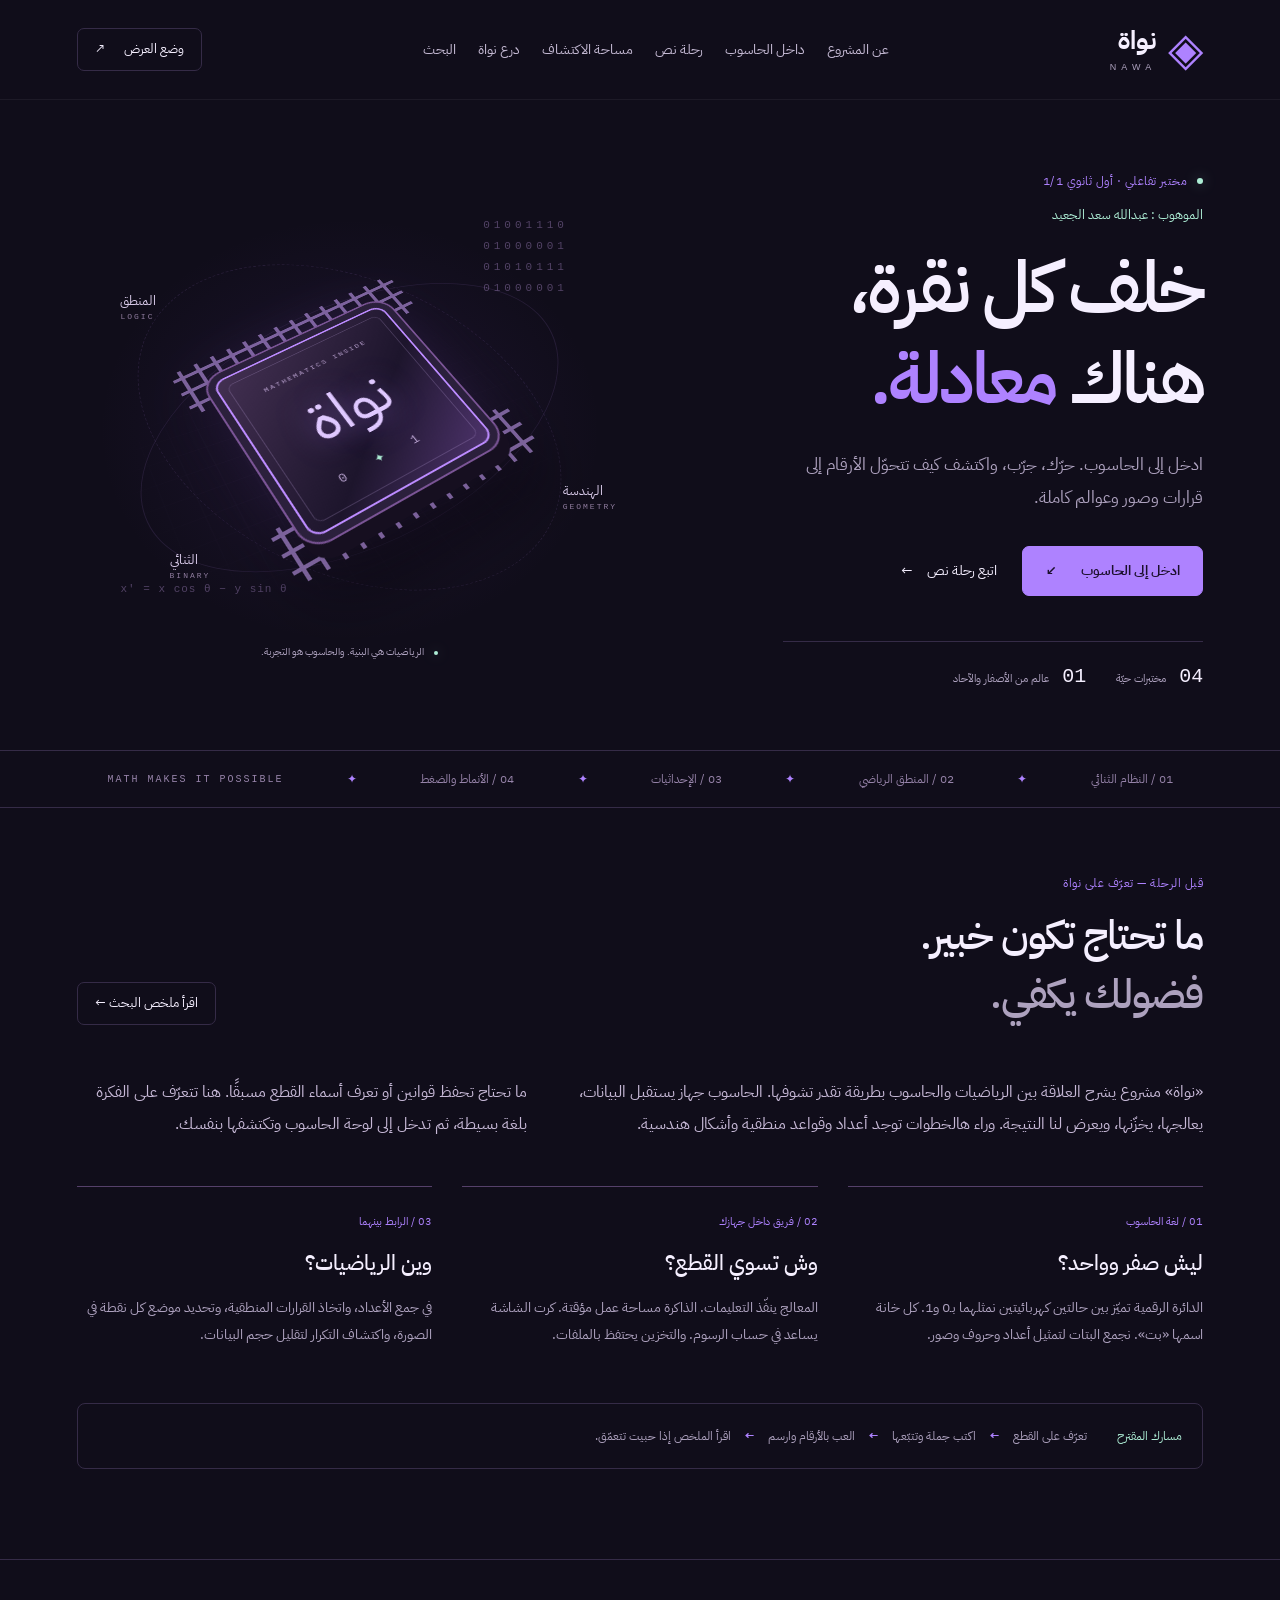
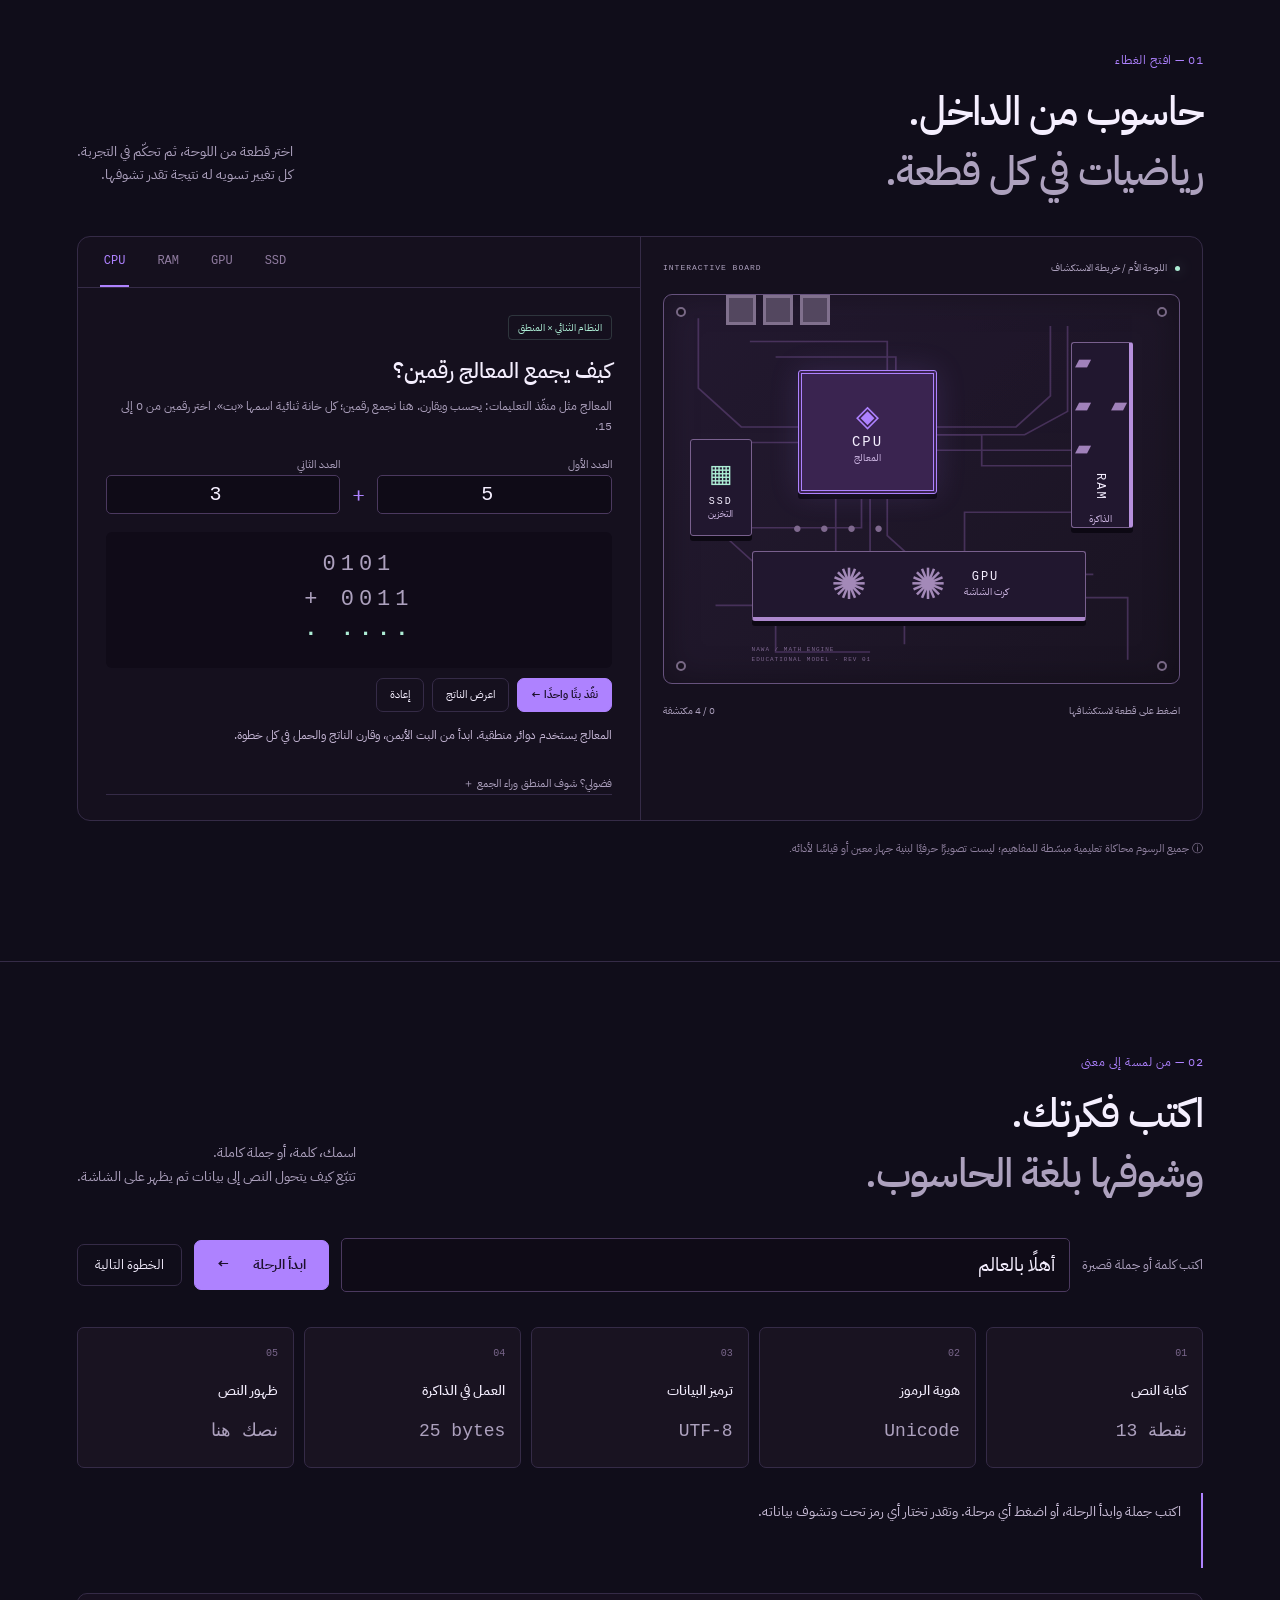
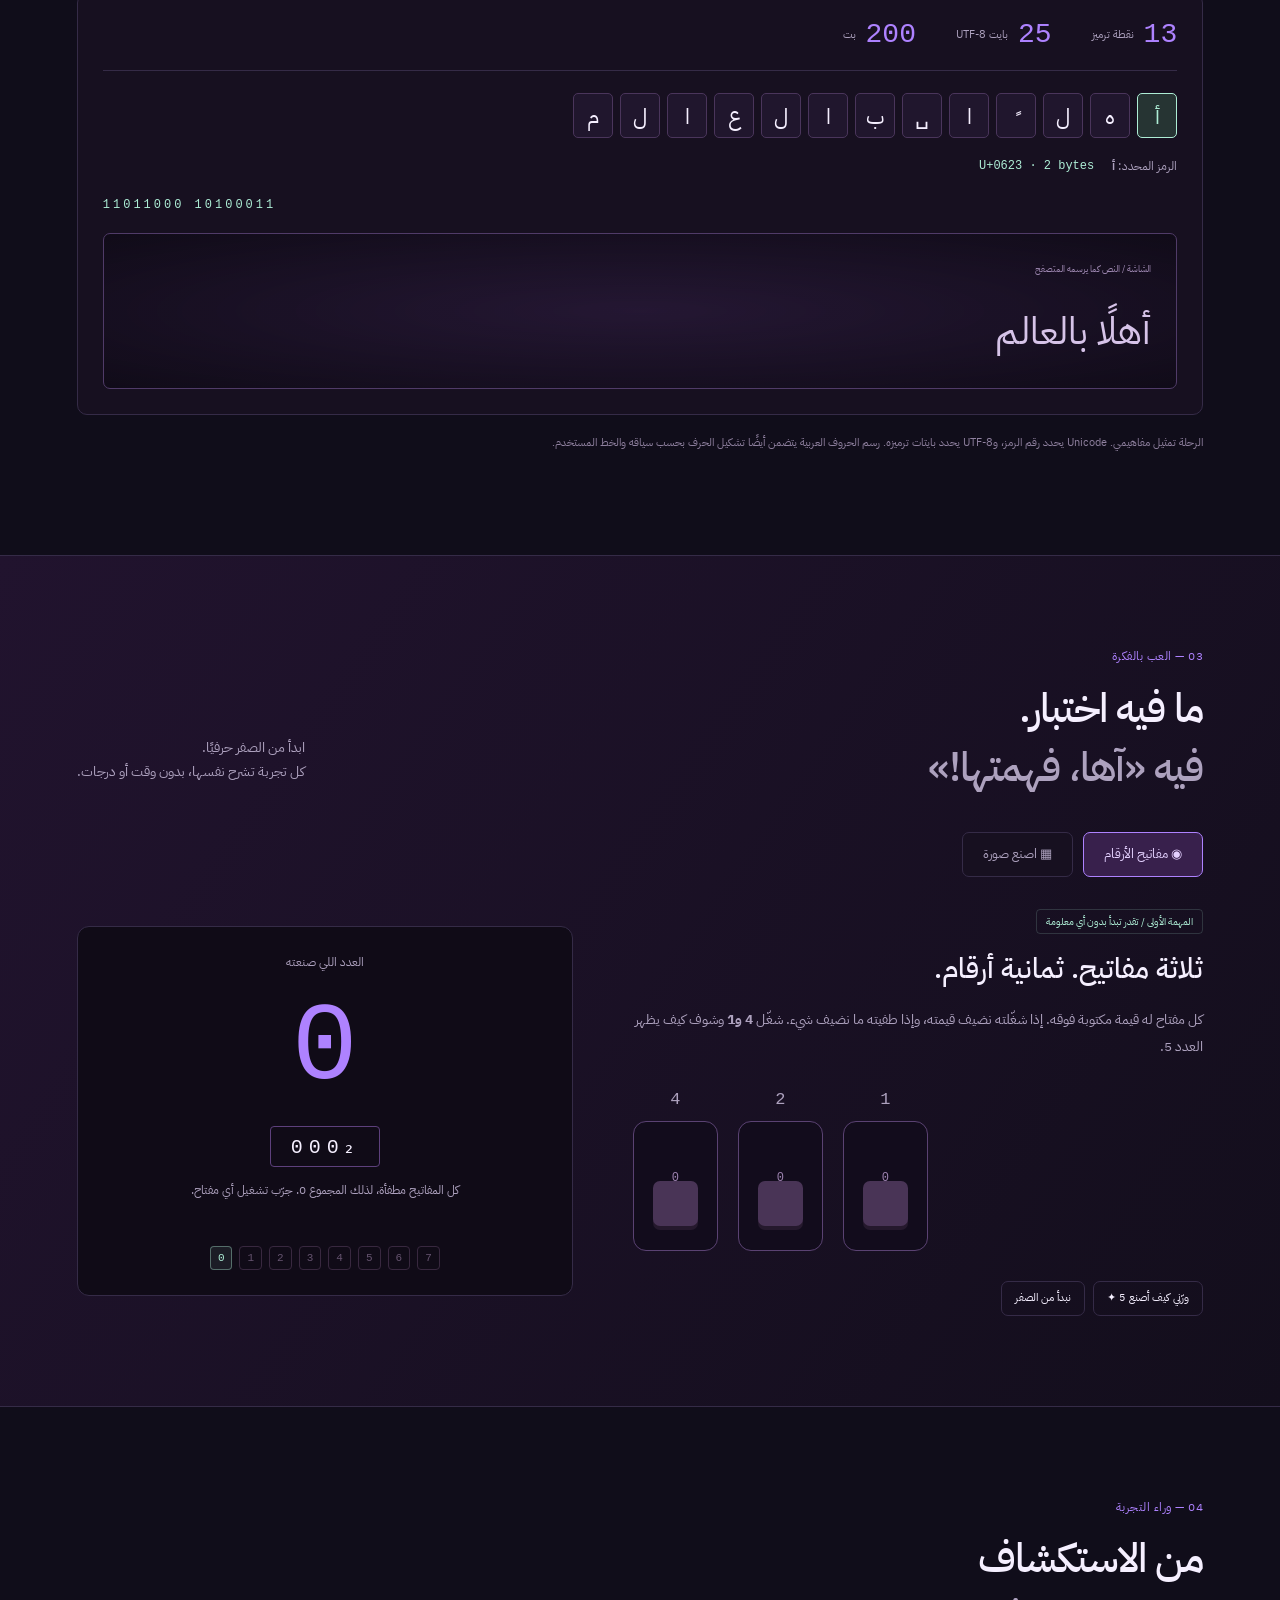
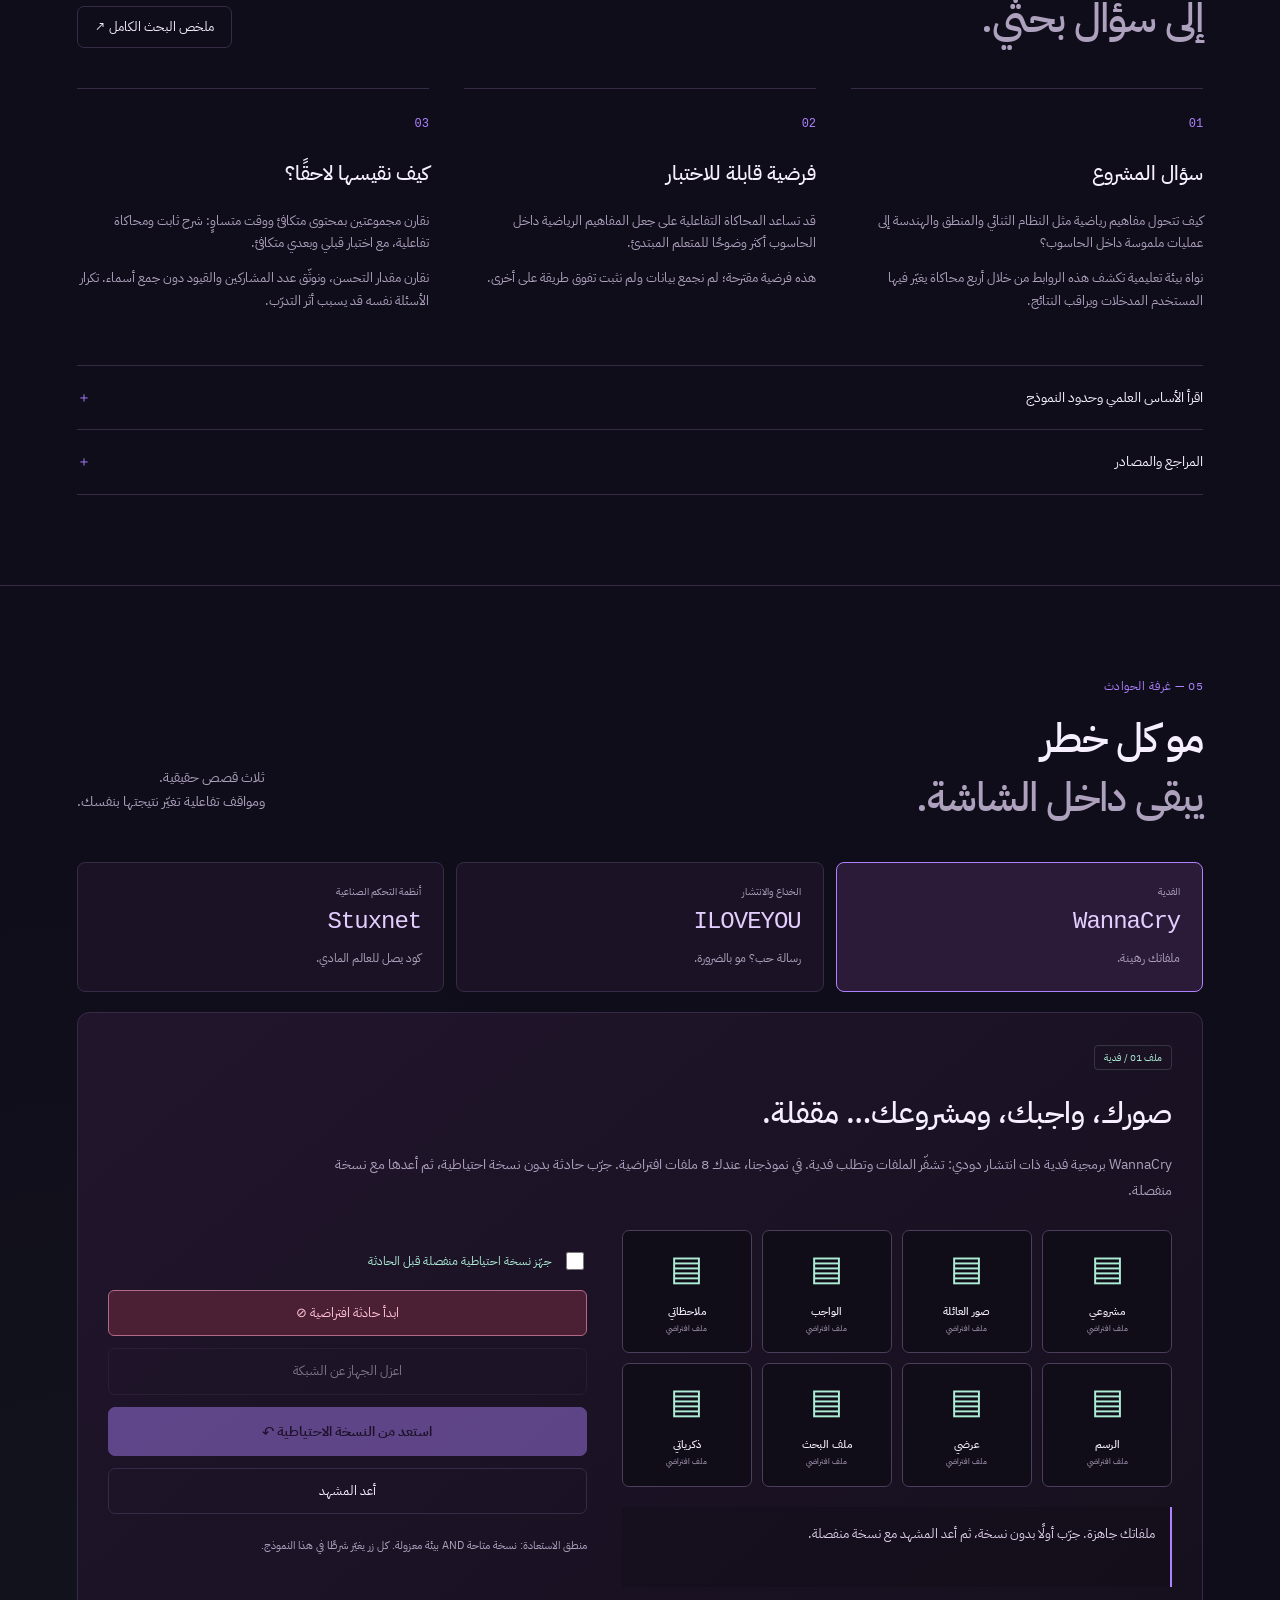
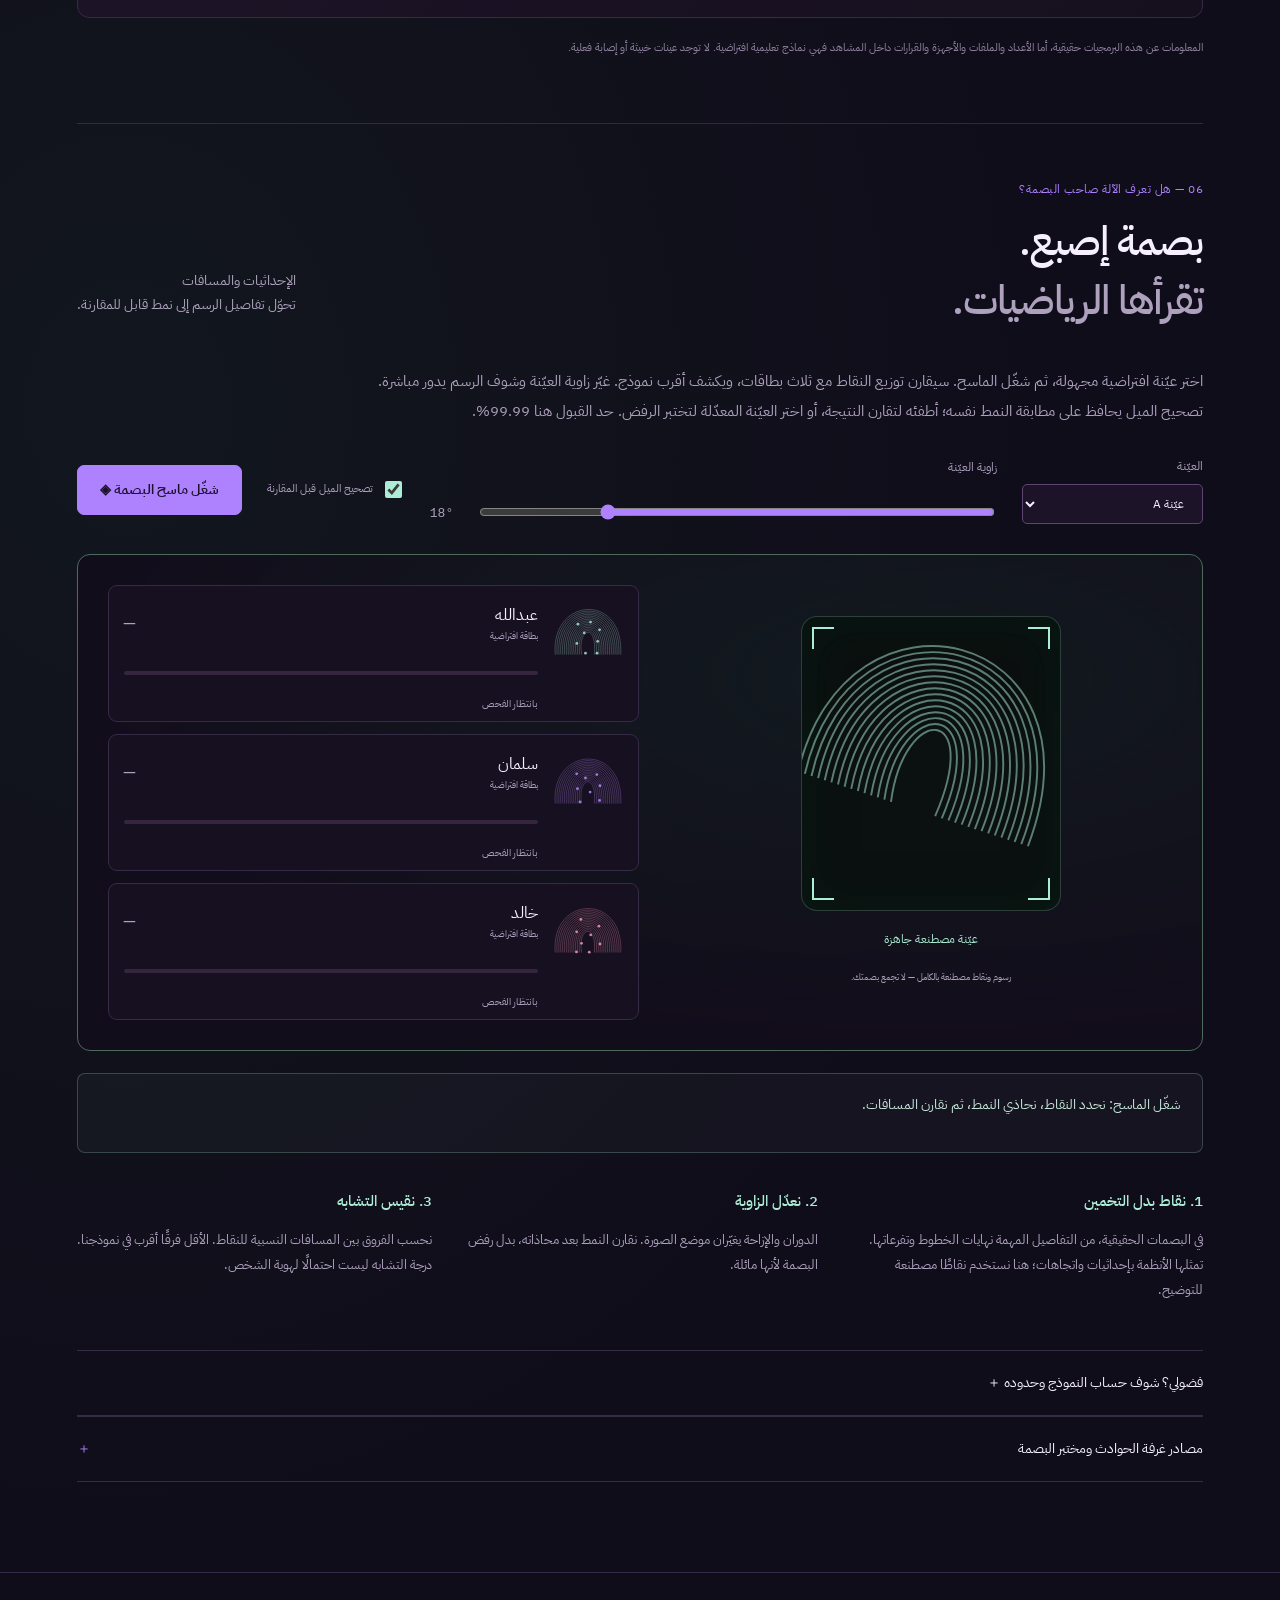
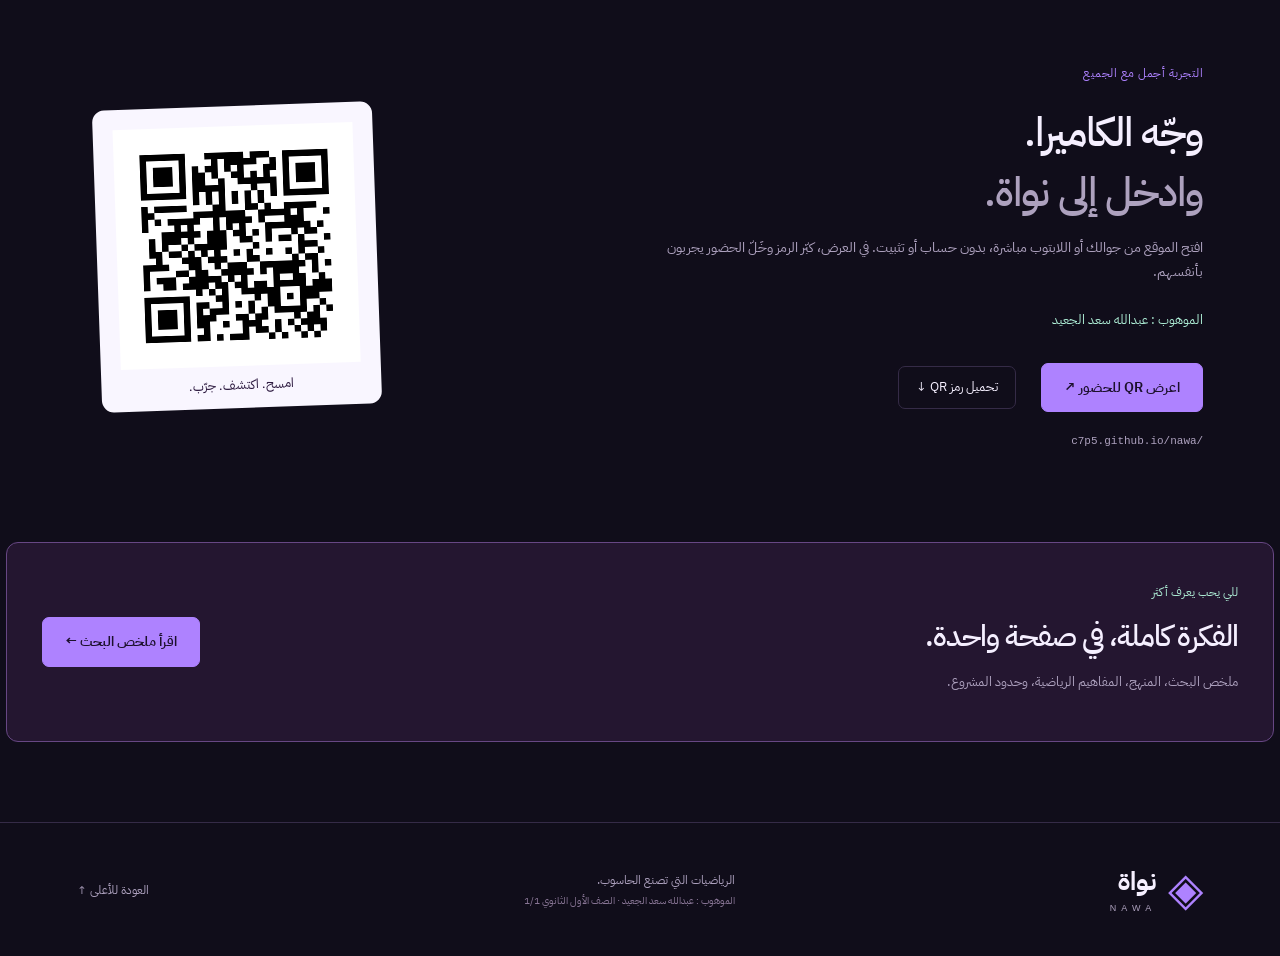
<file: index.html>
<!doctype html>
<html lang="ar" dir="rtl"><head><meta charset="utf-8"><meta name="viewport" content="width=device-width,initial-scale=1"><meta name="theme-color" content="#100d1a"><meta name="description" content="نواة: مختبر تفاعلي يكشف كيف تبني الرياضيات عالم الحاسوب. مشروع أول ثانوي 1/1."><title>نواة | الرياضيات التي تصنع الحاسوب</title><link rel="stylesheet" href="style.css"><link rel="stylesheet" href="experience.css"><link rel="stylesheet" href="cyber.css"><link rel="stylesheet" href="biometric.css"></head>
<body>
<a class="skip" href="#main">انتقل للمحتوى</a>
<header><a class="brand" href="#home"><span class="brand-icon">◈</span><strong>نواة<span>NAWA</span></strong></a><nav aria-label="التنقل الرئيسي"><a href="#about">عن المشروع</a><a href="#explore">داخل الحاسوب</a><a href="#journey">رحلة نص</a><a href="#challenge">مساحة الاكتشاف</a><a href="#cyber">درع نواة</a><a href="#research">البحث</a></nav><button class="quiet" id="present">وضع العرض <span>↗</span></button></header>
<main id="main">
<section class="hero" id="home"><div class="hero-copy"><div class="eyebrow"><i></i> مختبر تفاعلي · أول ثانوي 1/1</div><p class="creator">الموهوب : عبدالله سعد الجعيد</p><h1>خلف كل نقرة،<br>هناك <em>معادلة.</em></h1><p>ادخل إلى الحاسوب. حرّك، جرّب، واكتشف كيف تتحوّل الأرقام إلى قرارات وصور وعوالم كاملة.</p><div class="actions"><a class="primary" href="#explore">ادخل إلى الحاسوب <span>↙</span></a><a class="text-link" href="#journey">اتبع رحلة نص <span>←</span></a></div><div class="hero-meta"><span><b>04</b> مختبرات حيّة</span><span><b>01</b> عالم من الأصفار والآحاد</span></div></div>
<div class="hero-art" aria-label="رسم تفاعلي لمعالج ومسارات إلكترونية"><div class="orbit o1"></div><div class="orbit o2"></div><div class="code-float f1">01001110<br>01000001<br>01010111<br>01000001</div><div class="code-float f2">x′ = x cos θ − y sin θ</div><div class="chip-stage"><div class="chip-pins"></div><div class="hero-chip"><small>MATHEMATICS INSIDE</small><span>نواة</span><b>0 <i>✦</i> 1</b></div></div><span class="art-label l1">المنطق <b>LOGIC</b></span><span class="art-label l2">الهندسة <b>GEOMETRY</b></span><span class="art-label l3">الثنائي <b>BINARY</b></span><div class="art-caption"><i></i> الرياضيات هي البنية. والحاسوب هو التجربة.</div></div>
</section>
<div class="ticker" aria-hidden="true"><span>01 / النظام الثنائي</span><i>✦</i><span>02 / المنطق الرياضي</span><i>✦</i><span>03 / الإحداثيات</span><i>✦</i><span>04 / الأنماط والضغط</span><i>✦</i><span>MATH MAKES IT POSSIBLE</span></div>
<section id="about" class="section about"><div class="section-heading"><div><div class="eyebrow">قبل الرحلة — تعرّف على نواة</div><h2>ما تحتاج تكون خبير.<br><span>فضولك يكفي.</span></h2></div><a class="quiet" href="summary.html">اقرأ ملخص البحث ←</a></div><div class="about-lead"><p>«نواة» مشروع يشرح العلاقة بين الرياضيات والحاسوب بطريقة تقدر تشوفها. الحاسوب جهاز يستقبل البيانات، يعالجها، يخزّنها، ويعرض لنا النتيجة. وراء هالخطوات توجد أعداد وقواعد منطقية وأشكال هندسية.</p><p>ما تحتاج تحفظ قوانين أو تعرف أسماء القطع مسبقًا. هنا تتعرّف على الفكرة بلغة بسيطة، ثم تدخل إلى لوحة الحاسوب وتكتشفها بنفسك.</p></div><div class="about-grid"><article><span>01 / لغة الحاسوب</span><h3>ليش صفر وواحد؟</h3><p>الدائرة الرقمية تميّز بين حالتين كهربائيتين نمثلهما بـ0 و1. كل خانة اسمها «بت». نجمع البتات لتمثيل أعداد وحروف وصور.</p></article><article><span>02 / فريق داخل جهازك</span><h3>وش تسوي القطع؟</h3><p>المعالج ينفّذ التعليمات. الذاكرة مساحة عمل مؤقتة. كرت الشاشة يساعد في حساب الرسوم. والتخزين يحتفظ بالملفات.</p></article><article><span>03 / الرابط بينهما</span><h3>وين الرياضيات؟</h3><p>في جمع الأعداد، واتخاذ القرارات المنطقية، وتحديد موضع كل نقطة في الصورة، واكتشاف التكرار لتقليل حجم البيانات.</p></article></div><div class="route-note"><span>مسارك المقترح</span><p>تعرّف على القطع <b>←</b> اكتب جملة وتتبّعها <b>←</b> العب بالأرقام وارسم <b>←</b> اقرأ الملخص إذا حبيت تتعمّق.</p></div></section>
<section id="explore" class="section"><div class="section-heading"><div><div class="eyebrow">01 — افتح الغطاء</div><h2>حاسوب من الداخل.<br><span>رياضيات في كل قطعة.</span></h2></div><p>اختر قطعة من اللوحة، ثم تحكّم في التجربة.<br>كل تغيير تسويه له نتيجة تقدر تشوفها.</p></div>
<div class="workbench"><div class="board-wrap"><div class="board-top"><span><i></i> اللوحة الأم / خريطة الاستكشاف</span><small>INTERACTIVE BOARD</small></div><div class="motherboard"><svg class="traces" viewBox="0 0 600 500" preserveAspectRatio="none" aria-hidden="true"><g fill="none" stroke="currentColor" stroke-width="2"><path d="M280 170H410L450 130V40M280 180H420L470 150V40M280 200H480M260 250V310L310 360H500M240 250V330L280 370V450M180 170H90L40 120V30M180 190H60V300L120 360M200 250V400H60M300 390H540V470M350 360V280H540M130 380V460H240"/><path d="M260 140V60H100M270 140V80H130M230 240V300H80M300 180H370V220H520"/></g></svg><div class="screw s1"></div><div class="screw s2"></div><div class="screw s3"></div><div class="screw s4"></div><div class="io" aria-hidden="true"><i></i><i></i><i></i></div><button class="part cpu active" data-lab="cpu"><span class="part-symbol">◈</span><b>CPU</b><small>المعالج</small></button><button class="part ram" data-lab="ram"><span class="ram-chips" aria-hidden="true">▰ ▰ ▰ ▰</span><b>RAM</b><small>الذاكرة</small></button><button class="part gpu" data-lab="gpu"><span class="fans" aria-hidden="true">✺　✺</span><b>GPU <small>كرت الشاشة</small></b></button><button class="part ssd" data-lab="ssd"><span aria-hidden="true">▦</span><b>SSD</b><small>التخزين</small></button><div class="board-print">NAWA / MATH ENGINE<br>EDUCATIONAL MODEL · REV 01</div><div class="capacitors" aria-hidden="true">● ● ● ●</div></div><div class="board-foot"><span>اضغط على قطعة لاستكشافها</span><span id="explored">0 / 4 مكتشفة</span></div></div>
<div class="lab-shell"><div class="lab-tabs" role="tablist" aria-label="المختبرات"><button role="tab" aria-selected="true" data-lab="cpu">CPU</button><button role="tab" aria-selected="false" data-lab="ram">RAM</button><button role="tab" aria-selected="false" data-lab="gpu">GPU</button><button role="tab" aria-selected="false" data-lab="ssd">SSD</button></div><div id="lab" aria-live="polite"></div></div></div><p class="model-note">ⓘ جميع الرسوم محاكاة تعليمية مبسّطة للمفاهيم؛ ليست تصويرًا حرفيًا لبنية جهاز معين أو قياسًا لأدائه.</p></section>
<section id="journey" class="section journey"><div class="section-heading"><div><div class="eyebrow">02 — من لمسة إلى معنى</div><h2>اكتب فكرتك.<br><span>وشوفها بلغة الحاسوب.</span></h2></div><p>اسمك، كلمة، أو جملة كاملة.<br>تتبّع كيف يتحول النص إلى بيانات ثم يظهر على الشاشة.</p></div><div class="journey-controls"><label for="letter">اكتب كلمة أو جملة قصيرة</label><input id="letter" value="أهلًا بالعالم" maxlength="160" autocomplete="off"><button class="primary" id="journey-start">ابدأ الرحلة <span>←</span></button><button class="quiet" id="journey-next">الخطوة التالية</button></div><div class="journey-track" id="journey-track"></div><div class="journey-detail" id="journey-detail" aria-live="polite"></div><div class="text-lab"><div class="text-stats" id="text-stats"></div><div class="symbol-strip" id="symbol-strip" aria-label="رموز النص"></div><div class="symbol-detail" id="symbol-detail" aria-live="polite"></div><div class="text-screen"><small>الشاشة / النص كما يرسمه المتصفح</small><p id="text-screen"></p></div></div><p class="model-note">الرحلة تمثيل مفاهيمي. Unicode يحدد رقم الرمز، وUTF-8 يحدد بايتات ترميزه. رسم الحروف العربية يتضمن أيضًا تشكيل الحرف بحسب سياقه والخط المستخدم.</p></section>
<section class="section playground" id="challenge"><div class="section-heading"><div><div class="eyebrow">03 — العب بالفكرة</div><h2>ما فيه اختبار.<br><span>فيه «آها، فهمتها!»</span></h2></div><p>ابدأ من الصفر حرفيًا.<br>كل تجربة تشرح نفسها، بدون وقت أو درجات.</p></div><div class="play-tabs" role="group" aria-label="اختيار مساحة الاكتشاف"><button class="active" data-play="bits">◉ مفاتيح الأرقام</button><button data-play="pixels">▦ اصنع صورة</button></div><div id="play-content"></div></section>
<section id="research" class="section research"><div class="section-heading"><div><div class="eyebrow">04 — وراء التجربة</div><h2>من الاستكشاف<br><span>إلى سؤال بحثي.</span></h2></div><a class="quiet" href="summary.html">ملخص البحث الكامل ↗</a></div><div class="research-grid"><article><span class="number">01</span><h3>سؤال المشروع</h3><p>كيف تتحول مفاهيم رياضية مثل النظام الثنائي والمنطق والهندسة إلى عمليات ملموسة داخل الحاسوب؟</p><p>نواة بيئة تعليمية تكشف هذه الروابط من خلال أربع محاكاة يغيّر فيها المستخدم المدخلات ويراقب النتائج.</p></article><article><span class="number">02</span><h3>فرضية قابلة للاختبار</h3><p>قد تساعد المحاكاة التفاعلية على جعل المفاهيم الرياضية داخل الحاسوب أكثر وضوحًا للمتعلم المبتدئ.</p><p>هذه فرضية مقترحة؛ لم نجمع بيانات ولم نثبت تفوق طريقة على أخرى.</p></article><article><span class="number">03</span><h3>كيف نقيسها لاحقًا؟</h3><p>نقارن مجموعتين بمحتوى متكافئ ووقت متساوٍ: شرح ثابت ومحاكاة تفاعلية، مع اختبار قبلي وبعدي متكافئ.</p><p>نقارن مقدار التحسن، ونوثّق عدد المشاركين والقيود دون جمع أسماء. تكرار الأسئلة نفسه قد يسبب أثر التدرّب.</p></article></div><details><summary>اقرأ الأساس العلمي وحدود النموذج <span>＋</span></summary><div class="details-content"><h3>الرياضيات هنا ليست أداة إضافية</h3><p>النظام الثنائي يمثل الأعداد بقوى العدد 2. والمنطق البولياني يصف عمليات على قيمتين؛ يمكن تمثيل هذه العمليات ببوابات منطقية. في الرسوم، تحدد الإحداثيات مواضع النقاط، وتغير التحويلات الهندسية أحجام الأشكال واتجاهاتها. وفي الضغط، نستفيد من التكرار لتمثيل البيانات بطريقة مختلفة قد تقلل حجمها.</p><h3>ما الذي نبسّطه؟</h3><p>المعالج هنا جامع من 4 بتات مع بت حمل، والذاكرة نموذج من 16 خانة لكل منها بايت. تجربة GPU تعرض تحويلًا هندسيًا ثنائي الأبعاد ولا تحاكي مسار التصيير كاملًا. الضغط بترميز التكرار RLE مثال لخوارزمية ضغط وليس وظيفة تنفذها وحدة SSD بالضرورة. قد يزيد الضغط حجم البيانات عند غياب التكرار. كل النتائج تُحسب من المدخلات داخل متصفحك.</p></div></details><details><summary>المراجع والمصادر <span>＋</span></summary><div class="source-links"><a href="https://www.khanacademy.org/a/bits-and-binary" target="_blank" rel="noopener">Khan Academy — الأعداد الثنائية ↗</a><a href="https://www.khanacademy.org/a/logic-gates" target="_blank" rel="noopener">Khan Academy — البوابات المنطقية ↗</a><a href="https://developer.mozilla.org/en-US/docs/Web/API/WebGL_API/Matrix_math_for_the_web" target="_blank" rel="noopener">MDN — التحويلات والمصفوفات في الرسوم ↗</a><a href="https://www.unicode.org/standard/WhatIsUnicode.html" target="_blank" rel="noopener">Unicode Consortium — ترميز الحروف ↗</a><a href="https://www.fileformat.info/mirror/egff/ch09_03.htm" target="_blank" rel="noopener">Encyclopedia of Graphics File Formats — RLE ↗</a></div></details></section>
<section id="cyber" class="section cyber-section"><div class="section-heading"><div><div class="eyebrow">05 — غرفة الحوادث</div><h2>مو كل خطر<br><span>يبقى داخل الشاشة.</span></h2></div><p>ثلاث قصص حقيقية.<br>ومواقف تفاعلية تغيّر نتيجتها بنفسك.</p></div><div class="threat-picks" role="group" aria-label="اختيار ملف الحادثة"><button data-case="wannacry" class="active" aria-pressed="true"><small>الفدية</small><strong>WannaCry</strong><span>ملفاتك رهينة.</span></button><button data-case="love" aria-pressed="false"><small>الخداع والانتشار</small><strong>ILOVEYOU</strong><span>رسالة حب؟ مو بالضرورة.</span></button><button data-case="stuxnet" aria-pressed="false"><small>أنظمة التحكم الصناعية</small><strong>Stuxnet</strong><span>كود يصل للعالم المادي.</span></button></div><div id="incident" class="incident" aria-live="polite"></div><p class="model-note">المعلومات عن هذه البرمجيات حقيقية، أما الأعداد والملفات والأجهزة والقرارات داخل المشاهد فهي نماذج تعليمية افتراضية. لا توجد عينات خبيثة أو إصابة فعلية.</p>
<div class="bio-lab" id="biometric"><div class="section-heading"><div><div class="eyebrow">06 — هل تعرف الآلة صاحب البصمة؟</div><h2>بصمة إصبع.<br><span>تقرأها الرياضيات.</span></h2></div><p>الإحداثيات والمسافات<br>تحوّل تفاصيل الرسم إلى نمط قابل للمقارنة.</p></div><p class="bio-intro">اختر عيّنة افتراضية مجهولة، ثم شغّل الماسح. سيقارن توزيع النقاط مع ثلاث بطاقات، ويكشف أقرب نموذج. غيّر زاوية العيّنة وشوف الرسم يدور مباشرة. تصحيح الميل يحافظ على مطابقة النمط نفسه؛ أطفئه لتقارن النتيجة، أو اختر العيّنة المعدّلة لتختبر الرفض. حد القبول هنا 99.99%.</p><div class="bio-controls"><label>العيّنة<select id="bio-sample"><option value="0">عيّنة A</option><option value="1">عيّنة B</option><option value="2">عيّنة C</option><option value="3">عيّنة غير مسجّلة</option><option value="4">عيّنة A معدّلة — اختبر الرفض</option></select></label><label class="bio-angle">زاوية العيّنة<input type="range" id="bio-angle" min="-35" max="35" value="18"><output id="bio-angle-value">18°</output></label><label class="bio-align"><input type="checkbox" id="bio-align" checked> تصحيح الميل قبل المقارنة</label><button class="primary" id="bio-scan">شغّل ماسح البصمة ◈</button></div><div class="bio-stage"><div class="bio-sample"><div class="scanner-frame" id="scanner-frame"><div id="sample-print"></div><div class="scan-beam"></div><span class="scanner-corner tl"></span><span class="scanner-corner tr"></span><span class="scanner-corner bl"></span><span class="scanner-corner br"></span></div><p id="bio-scan-state">جاهز لمسح عيّنة افتراضية</p><small>رسوم ونقاط مصطنعة بالكامل — لا تجمع بصمتك.</small></div><div class="bio-matches" id="bio-matches"></div></div><div class="bio-verdict" id="bio-verdict" aria-live="polite">شغّل الماسح لمتابعة المحاذاة والمقارنة، ثم اكتشف صاحب أقرب بطاقة.</div><div class="bio-math"><div><b>1. نقاط بدل التخمين</b><p>في البصمات الحقيقية، من التفاصيل المهمة نهايات الخطوط وتفرعاتها. تمثلها الأنظمة بإحداثيات واتجاهات؛ هنا نستخدم نقاطًا مصطنعة للتوضيح.</p></div><div><b>2. نعدّل الزاوية</b><p>الدوران والإزاحة يغيّران موضع الصورة. نقارن النمط بعد محاذاته، بدل رفض البصمة لأنها مائلة.</p></div><div><b>3. نقيس التشابه</b><p>نحسب الفروق بين المسافات النسبية للنقاط. الأقل فرقًا أقرب في نموذجنا. درجة التشابه ليست احتمالًا لهوية الشخص.</p></div></div><details><summary>فضولي؟ شوف حساب النموذج وحدوده ＋</summary><div class="details-content"><p>نطرح مركز النقاط لتصحيح الإزاحة، ونقسم على متوسط البعد عن المركز لتقريب الحجم. نجرب زوايا محاذاة، ونحسب متوسط المسافة الإقليدية بين النقاط ذات الترتيب نفسه، ونختار أقل خطأ. حد 99.99% اختيار صارم لهذه التجربة فقط، وليس معيارًا علميًا لتحديد هوية الأشخاص؛ الدرجة الأقل تعني عدم قبول المطابقة في النموذج، ولا تثبت وحدها أن الشخص مختلف. نفترض أن ترتيب النقاط متناظر بين النماذج، وهو تبسيط كبير؛ الأنظمة الحقيقية تستخرج السمات وتبحث عن التناظر وتقيس الجودة وتُقيّم أخطاء القبول والرفض.</p><div class="formula">d = √((x₂ − x₁)² + (y₂ − y₁)²)<br>Similarity = max(0, 100 × (1 − mean aligned distance))</div><p>الرسوم ليست بصمات بيومترية صالحة، والنقاط لا تُستخرج من صورة إصبع. نسبة التشابه مقياس توضيحي، لا دليل هوية ولا ضمان تفرّد أو دقة. هذه بصمة إصبع افتراضية؛ تختلف عن البصمة الرقمية للملف وعن تتبّع الأشخاص عبر الإنترنت.</p></div></details></div>
<details><summary>مصادر غرفة الحوادث ومختبر البصمة <span>＋</span></summary><div class="source-links"><a href="https://learn.microsoft.com/en-us/defender-endpoint/malware/worms-malware" target="_blank" rel="noopener">Microsoft — WannaCrypt والديدان ↗</a><a href="https://www.microsoft.com/en-us/wdsi/threats/malware-encyclopedia-description?Name=Worm:VBS/LoveLetter.B" target="_blank" rel="noopener">Microsoft — LoveLetter وILOVEYOU ↗</a><a href="https://www.enisa.europa.eu/news/enisa-news/stuxnet-analysis" target="_blank" rel="noopener">ENISA — تحليل Stuxnet وأنظمة التحكم ↗</a><a href="https://tsapps.nist.gov/trainingtool/FundamentalAFISSearching/MarkingMinutiae.html" target="_blank" rel="noopener">NIST — نهايات الخطوط وتفرعاتها في البصمات ↗</a><a href="https://www.cisa.gov/stopransomware/ransomware-guide" target="_blank" rel="noopener">CISA — الوقاية والتعافي من برمجيات الفدية ↗</a></div></details></section>

<section id="share" class="section share-section"><div class="share-copy"><div class="eyebrow">التجربة أجمل مع الجميع</div><h2>وجّه الكاميرا.<br><span>وادخل إلى نواة.</span></h2><p>افتح الموقع من جوالك أو اللابتوب مباشرة، بدون حساب أو تثبيت. في العرض، كبّر الرمز وخَلّ الحضور يجربون بأنفسهم.</p><p class="creator">الموهوب : عبدالله سعد الجعيد</p><div class="actions"><button class="primary" id="qr-show">اعرض QR للحضور ↗</button><a class="quiet" href="nawa-qr.png" download>تحميل رمز QR ↓</a></div><a class="site-url" href="https://c7p5.github.io/nawa/">c7p5.github.io/nawa/</a></div><a class="qr-preview" href="nawa-qr.png" aria-label="افتح رمز QR"><img src="nawa-qr.png" width="240" height="240" alt="رمز QR يفتح موقع نواة مباشرة"><span>امسح. اكتشف. جرّب.</span></a></section><section class="summary-cta"><div><small>للي يحب يعرف أكثر</small><h2>الفكرة كاملة، في صفحة واحدة.</h2><p>ملخص البحث، المنهج، المفاهيم الرياضية، وحدود المشروع.</p></div><a class="primary" href="summary.html">اقرأ ملخص البحث ←</a></section><dialog id="qr-dialog"><button class="quiet" id="qr-close">إغلاق ×</button><h2>جرّب نواة بنفسك</h2><img src="nawa-qr.png" alt="رمز الدخول إلى نواة" width="420" height="420"><p>افتح كاميرا جوالك ووجّهها إلى الرمز</p><small>الموهوب : عبدالله سعد الجعيد · أول ثانوي 1/1</small></dialog></main><footer><a class="brand" href="#home"><span class="brand-icon">◈</span><strong>نواة<span>NAWA</span></strong></a><p>الرياضيات التي تصنع الحاسوب.<br><small>الموهوب : عبدالله سعد الجعيد · الصف الأول الثانوي 1/1</small></p><a href="#home">العودة للأعلى ↑</a></footer><div id="toast" role="status"></div><script src="app.js"></script><script src="cyber.js"></script></body></html>
</file>
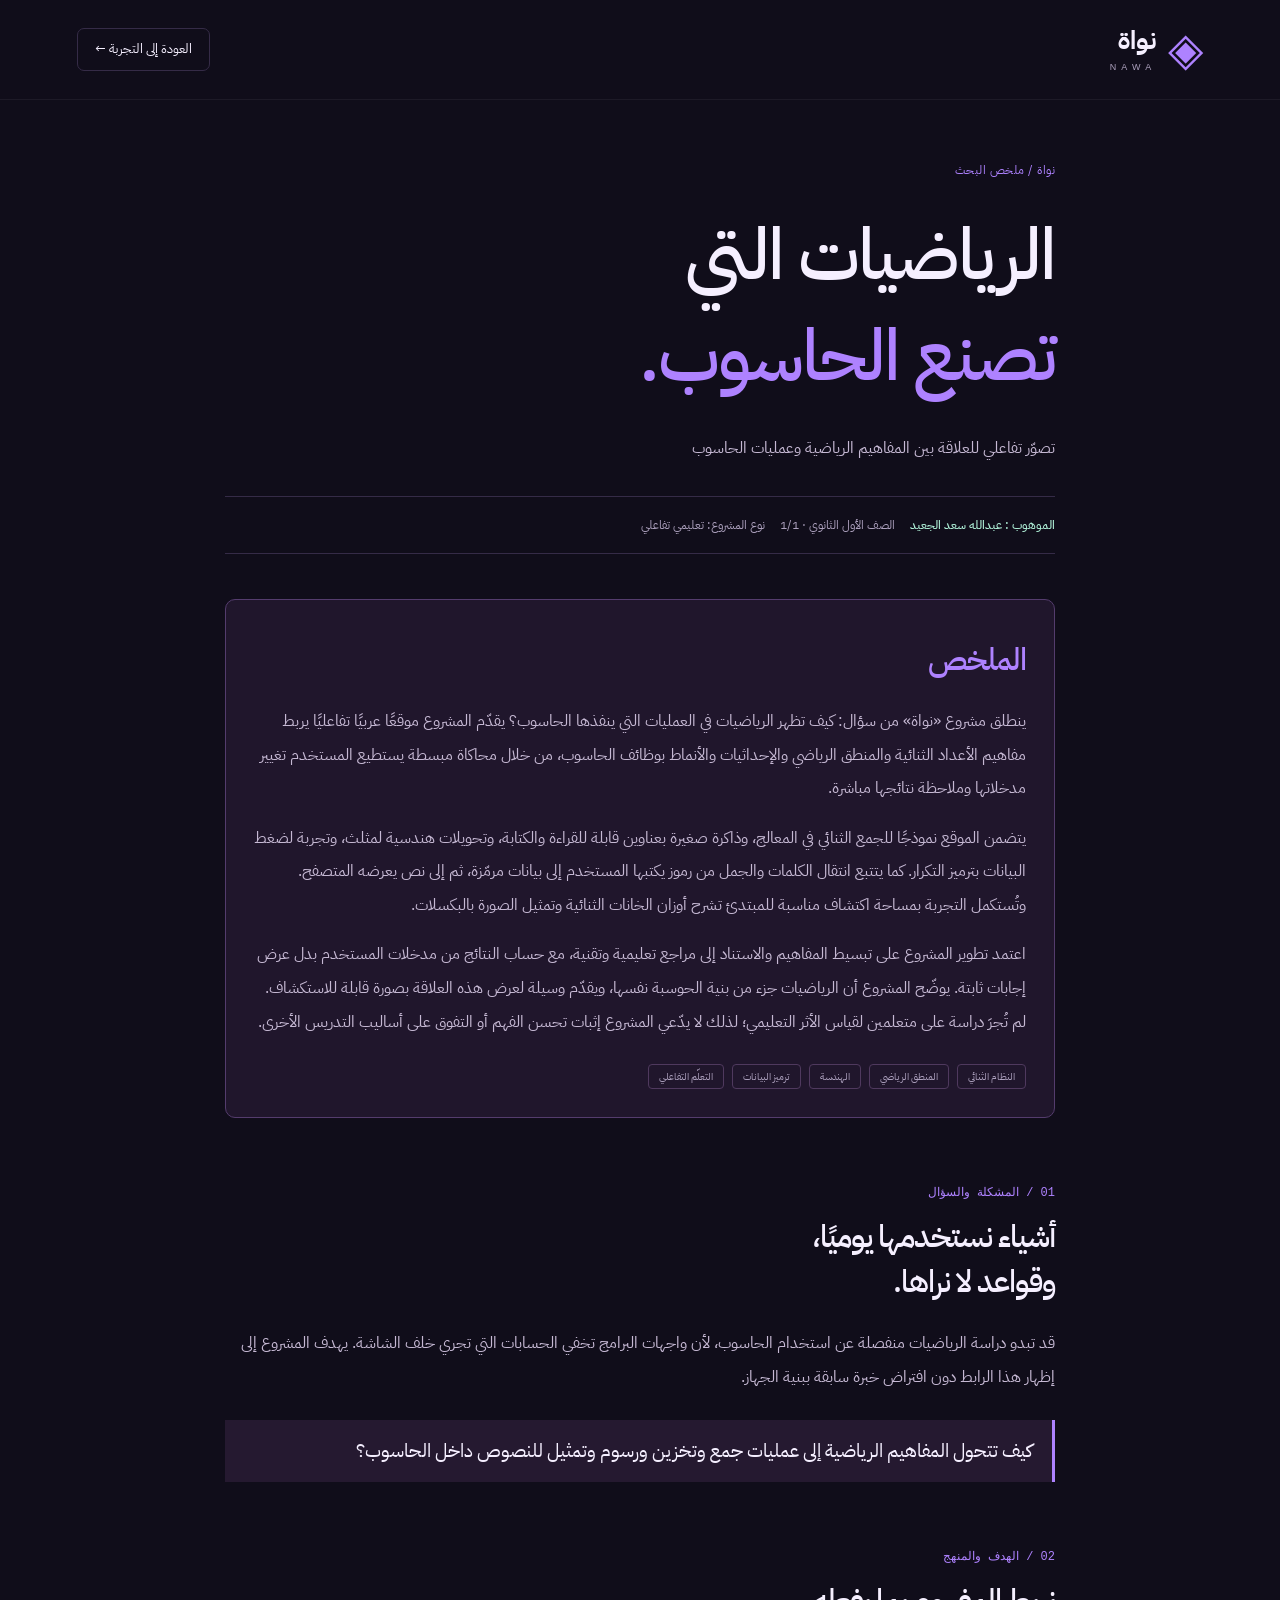
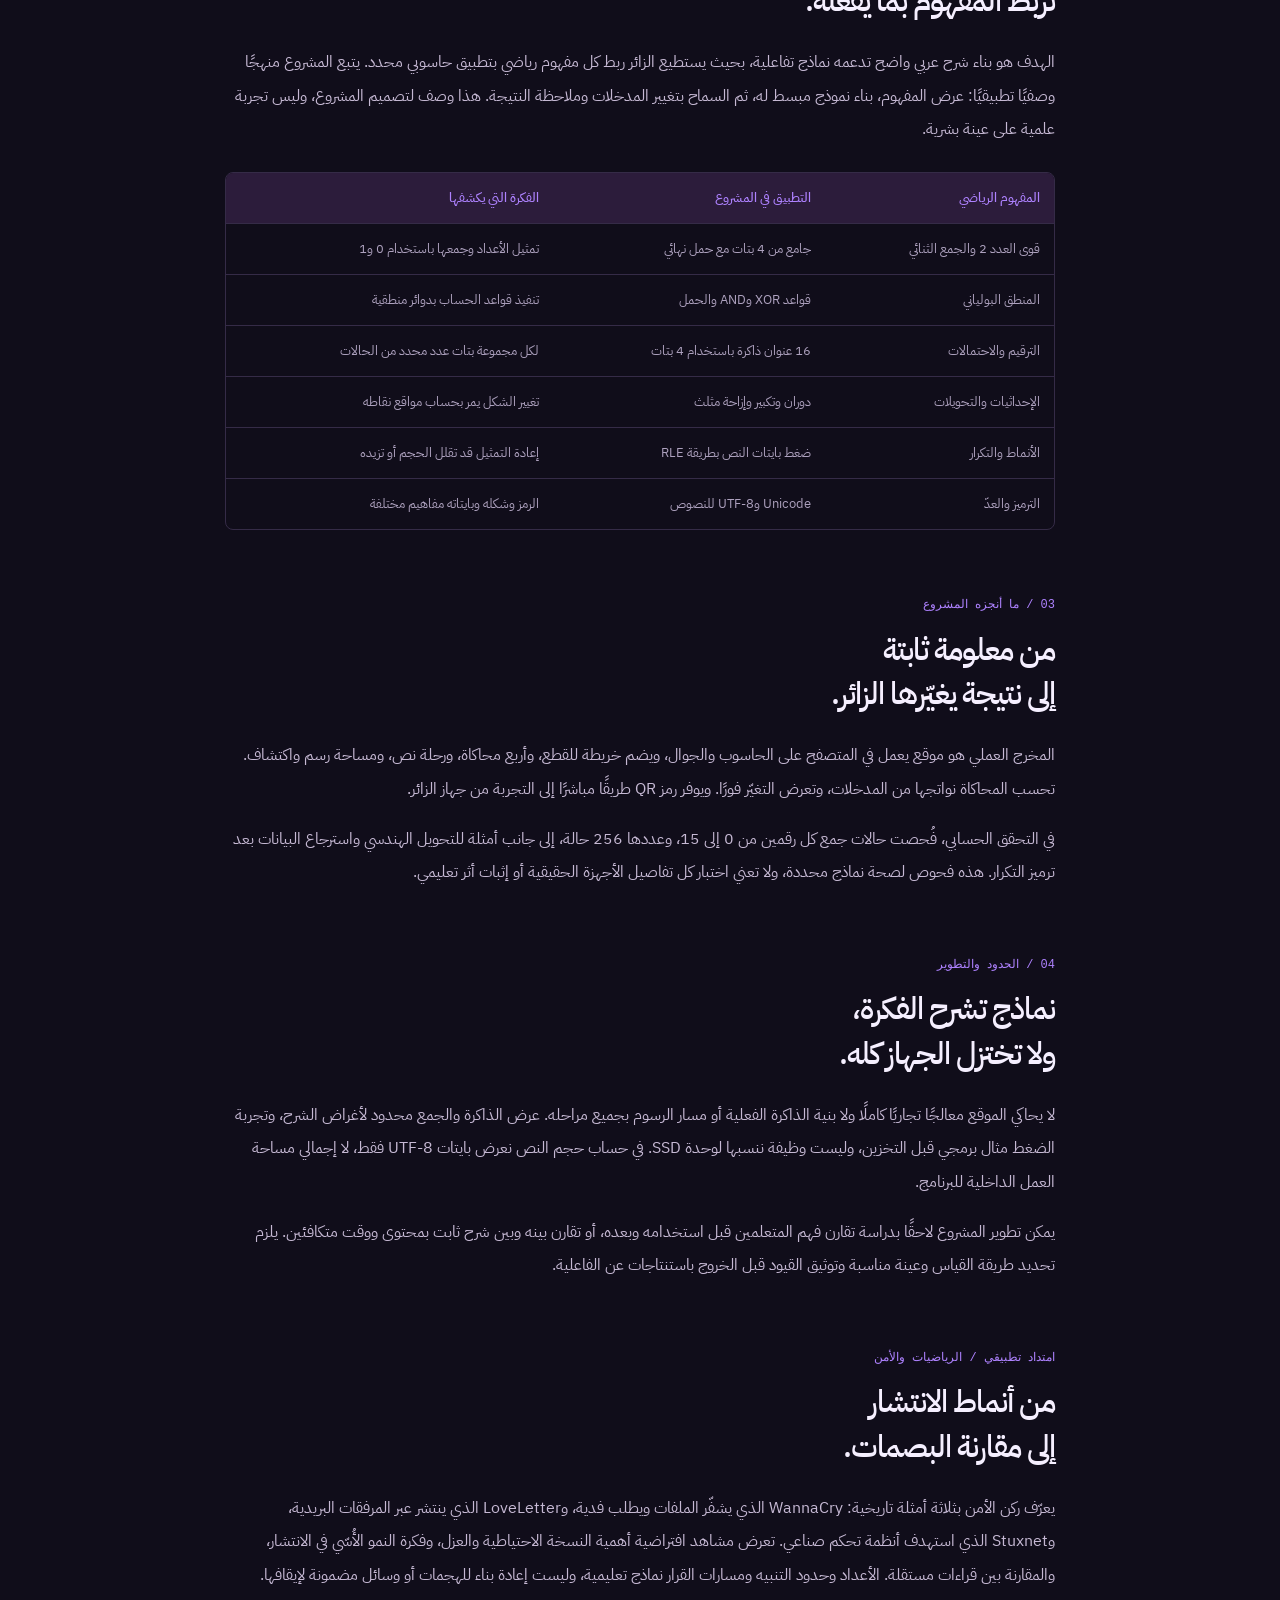
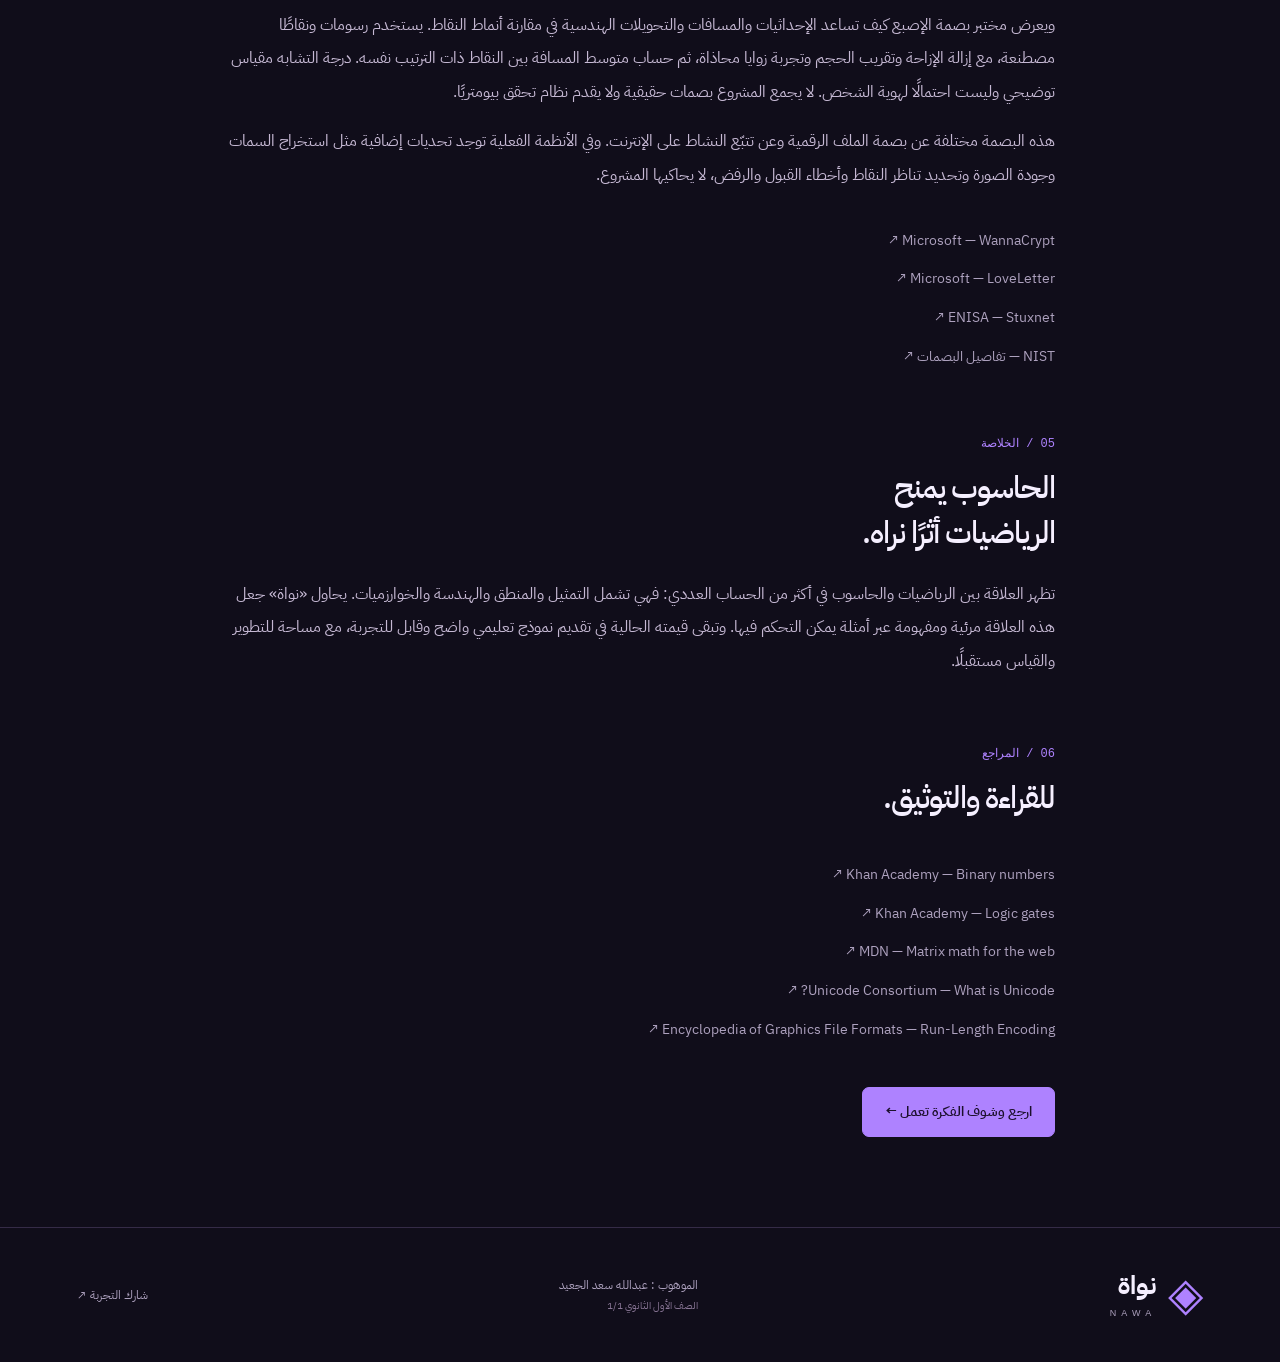
<file: summary.html>
<!doctype html><html lang="ar" dir="rtl"><head><meta charset="utf-8"><meta name="viewport" content="width=device-width,initial-scale=1"><meta name="theme-color" content="#100d1a"><meta name="description" content="ملخص مشروع نواة: العلاقة بين الرياضيات والحاسوب. إعداد الموهوب عبدالله سعد الجعيد، أول ثانوي 1/1."><title>ملخص البحث | نواة</title><link rel="stylesheet" href="style.css"><link rel="stylesheet" href="experience.css"></head><body class="summary-page"><header><a class="brand" href="index.html"><span class="brand-icon">◈</span><strong>نواة<span>NAWA</span></strong></a><a class="quiet" href="index.html">العودة إلى التجربة ←</a></header><main class="paper"><div class="eyebrow">نواة / ملخص البحث</div><h1>الرياضيات التي<br><em>تصنع الحاسوب.</em></h1><p class="paper-subtitle">تصوّر تفاعلي للعلاقة بين المفاهيم الرياضية وعمليات الحاسوب</p><div class="paper-author"><b>الموهوب : عبدالله سعد الجعيد</b><span>الصف الأول الثانوي · 1/1</span><span>نوع المشروع: تعليمي تفاعلي</span></div><section class="abstract"><h2>الملخص</h2><p>ينطلق مشروع «نواة» من سؤال: كيف تظهر الرياضيات في العمليات التي ينفذها الحاسوب؟ يقدّم المشروع موقعًا عربيًا تفاعليًا يربط مفاهيم الأعداد الثنائية والمنطق الرياضي والإحداثيات والأنماط بوظائف الحاسوب، من خلال محاكاة مبسطة يستطيع المستخدم تغيير مدخلاتها وملاحظة نتائجها مباشرة.</p><p>يتضمن الموقع نموذجًا للجمع الثنائي في المعالج، وذاكرة صغيرة بعناوين قابلة للقراءة والكتابة، وتحويلات هندسية لمثلث، وتجربة لضغط البيانات بترميز التكرار. كما يتتبع انتقال الكلمات والجمل من رموز يكتبها المستخدم إلى بيانات مرمّزة، ثم إلى نص يعرضه المتصفح. وتُستكمل التجربة بمساحة اكتشاف مناسبة للمبتدئ تشرح أوزان الخانات الثنائية وتمثيل الصورة بالبكسلات.</p><p>اعتمد تطوير المشروع على تبسيط المفاهيم والاستناد إلى مراجع تعليمية وتقنية، مع حساب النتائج من مدخلات المستخدم بدل عرض إجابات ثابتة. يوضّح المشروع أن الرياضيات جزء من بنية الحوسبة نفسها، ويقدّم وسيلة لعرض هذه العلاقة بصورة قابلة للاستكشاف. لم تُجرَ دراسة على متعلمين لقياس الأثر التعليمي؛ لذلك لا يدّعي المشروع إثبات تحسن الفهم أو التفوق على أساليب التدريس الأخرى.</p><div class="keywords"><span>النظام الثنائي</span><span>المنطق الرياضي</span><span>الهندسة</span><span>ترميز البيانات</span><span>التعلّم التفاعلي</span></div></section><section><span class="number">01 / المشكلة والسؤال</span><h2>أشياء نستخدمها يوميًا،<br>وقواعد لا نراها.</h2><p>قد تبدو دراسة الرياضيات منفصلة عن استخدام الحاسوب، لأن واجهات البرامج تخفي الحسابات التي تجري خلف الشاشة. يهدف المشروع إلى إظهار هذا الرابط دون افتراض خبرة سابقة ببنية الجهاز.</p><blockquote>كيف تتحول المفاهيم الرياضية إلى عمليات جمع وتخزين ورسوم وتمثيل للنصوص داخل الحاسوب؟</blockquote></section><section><span class="number">02 / الهدف والمنهج</span><h2>نربط المفهوم بما يفعله.</h2><p>الهدف هو بناء شرح عربي واضح تدعمه نماذج تفاعلية، بحيث يستطيع الزائر ربط كل مفهوم رياضي بتطبيق حاسوبي محدد. يتبع المشروع منهجًا وصفيًا تطبيقيًا: عرض المفهوم، بناء نموذج مبسط له، ثم السماح بتغيير المدخلات وملاحظة النتيجة. هذا وصف لتصميم المشروع، وليس تجربة علمية على عينة بشرية.</p><div class="paper-table"><table><thead><tr><th>المفهوم الرياضي</th><th>التطبيق في المشروع</th><th>الفكرة التي يكشفها</th></tr></thead><tbody><tr><td>قوى العدد 2 والجمع الثنائي</td><td>جامع من 4 بتات مع حمل نهائي</td><td>تمثيل الأعداد وجمعها باستخدام 0 و1</td></tr><tr><td>المنطق البولياني</td><td>قواعد XOR وAND والحمل</td><td>تنفيذ قواعد الحساب بدوائر منطقية</td></tr><tr><td>الترقيم والاحتمالات</td><td>16 عنوان ذاكرة باستخدام 4 بتات</td><td>لكل مجموعة بتات عدد محدد من الحالات</td></tr><tr><td>الإحداثيات والتحويلات</td><td>دوران وتكبير وإزاحة مثلث</td><td>تغيير الشكل يمر بحساب مواقع نقاطه</td></tr><tr><td>الأنماط والتكرار</td><td>ضغط بايتات النص بطريقة RLE</td><td>إعادة التمثيل قد تقلل الحجم أو تزيده</td></tr><tr><td>الترميز والعدّ</td><td>Unicode وUTF-8 للنصوص</td><td>الرمز وشكله وبايتاته مفاهيم مختلفة</td></tr></tbody></table></div></section><section><span class="number">03 / ما أنجزه المشروع</span><h2>من معلومة ثابتة<br>إلى نتيجة يغيّرها الزائر.</h2><p>المخرج العملي هو موقع يعمل في المتصفح على الحاسوب والجوال، ويضم خريطة للقطع، وأربع محاكاة، ورحلة نص، ومساحة رسم واكتشاف. تحسب المحاكاة نواتجها من المدخلات، وتعرض التغيّر فورًا. ويوفر رمز QR طريقًا مباشرًا إلى التجربة من جهاز الزائر.</p><p>في التحقق الحسابي، فُحصت حالات جمع كل رقمين من 0 إلى 15، وعددها 256 حالة، إلى جانب أمثلة للتحويل الهندسي واسترجاع البيانات بعد ترميز التكرار. هذه فحوص لصحة نماذج محددة، ولا تعني اختبار كل تفاصيل الأجهزة الحقيقية أو إثبات أثر تعليمي.</p></section><section><span class="number">04 / الحدود والتطوير</span><h2>نماذج تشرح الفكرة،<br>ولا تختزل الجهاز كله.</h2><p>لا يحاكي الموقع معالجًا تجاريًا كاملًا ولا بنية الذاكرة الفعلية أو مسار الرسوم بجميع مراحله. عرض الذاكرة والجمع محدود لأغراض الشرح، وتجربة الضغط مثال برمجي قبل التخزين، وليست وظيفة ننسبها لوحدة SSD. في حساب حجم النص نعرض بايتات UTF-8 فقط، لا إجمالي مساحة العمل الداخلية للبرنامج.</p><p>يمكن تطوير المشروع لاحقًا بدراسة تقارن فهم المتعلمين قبل استخدامه وبعده، أو تقارن بينه وبين شرح ثابت بمحتوى ووقت متكافئين. يلزم تحديد طريقة القياس وعينة مناسبة وتوثيق القيود قبل الخروج باستنتاجات عن الفاعلية.</p></section><section><span class="number">امتداد تطبيقي / الرياضيات والأمن</span><h2>من أنماط الانتشار<br>إلى مقارنة البصمات.</h2><p>يعرّف ركن الأمن بثلاثة أمثلة تاريخية: WannaCry الذي يشفّر الملفات ويطلب فدية، وLoveLetter الذي ينتشر عبر المرفقات البريدية، وStuxnet الذي استهدف أنظمة تحكم صناعي. تعرض مشاهد افتراضية أهمية النسخة الاحتياطية والعزل، وفكرة النمو الأُسّي في الانتشار، والمقارنة بين قراءات مستقلة. الأعداد وحدود التنبيه ومسارات القرار نماذج تعليمية، وليست إعادة بناء للهجمات أو وسائل مضمونة لإيقافها.</p><p>ويعرض مختبر بصمة الإصبع كيف تساعد الإحداثيات والمسافات والتحويلات الهندسية في مقارنة أنماط النقاط. يستخدم رسومات ونقاطًا مصطنعة، مع إزالة الإزاحة وتقريب الحجم وتجربة زوايا محاذاة، ثم حساب متوسط المسافة بين النقاط ذات الترتيب نفسه. درجة التشابه مقياس توضيحي وليست احتمالًا لهوية الشخص. لا يجمع المشروع بصمات حقيقية ولا يقدم نظام تحقق بيومتريًا.</p><p>هذه البصمة مختلفة عن بصمة الملف الرقمية وعن تتبّع النشاط على الإنترنت. وفي الأنظمة الفعلية توجد تحديات إضافية مثل استخراج السمات وجودة الصورة وتحديد تناظر النقاط وأخطاء القبول والرفض، لا يحاكيها المشروع.</p><div class="source-links"><a href="https://learn.microsoft.com/en-us/defender-endpoint/malware/worms-malware" target="_blank" rel="noopener">Microsoft — WannaCrypt ↗</a><a href="https://www.microsoft.com/en-us/wdsi/threats/malware-encyclopedia-description?Name=Worm:VBS/LoveLetter.B" target="_blank" rel="noopener">Microsoft — LoveLetter ↗</a><a href="https://www.enisa.europa.eu/news/enisa-news/stuxnet-analysis" target="_blank" rel="noopener">ENISA — Stuxnet ↗</a><a href="https://tsapps.nist.gov/trainingtool/FundamentalAFISSearching/MarkingMinutiae.html" target="_blank" rel="noopener">NIST — تفاصيل البصمات ↗</a></div></section><section><span class="number">05 / الخلاصة</span><h2>الحاسوب يمنح<br>الرياضيات أثرًا نراه.</h2><p>تظهر العلاقة بين الرياضيات والحاسوب في أكثر من الحساب العددي: فهي تشمل التمثيل والمنطق والهندسة والخوارزميات. يحاول «نواة» جعل هذه العلاقة مرئية ومفهومة عبر أمثلة يمكن التحكم فيها. وتبقى قيمته الحالية في تقديم نموذج تعليمي واضح وقابل للتجربة، مع مساحة للتطوير والقياس مستقبلًا.</p></section><section><span class="number">06 / المراجع</span><h2>للقراءة والتوثيق.</h2><div class="source-links"><a href="https://www.khanacademy.org/a/bits-and-binary" target="_blank" rel="noopener">Khan Academy — Binary numbers ↗</a><a href="https://www.khanacademy.org/a/logic-gates" target="_blank" rel="noopener">Khan Academy — Logic gates ↗</a><a href="https://developer.mozilla.org/en-US/docs/Web/API/WebGL_API/Matrix_math_for_the_web" target="_blank" rel="noopener">MDN — Matrix math for the web ↗</a><a href="https://www.unicode.org/standard/WhatIsUnicode.html" target="_blank" rel="noopener">Unicode Consortium — What is Unicode? ↗</a><a href="https://www.fileformat.info/mirror/egff/ch09_03.htm" target="_blank" rel="noopener">Encyclopedia of Graphics File Formats — Run-Length Encoding ↗</a></div></section><a class="primary" href="index.html">ارجع وشوف الفكرة تعمل ←</a></main><footer><a class="brand" href="index.html"><span class="brand-icon">◈</span><strong>نواة<span>NAWA</span></strong></a><p>الموهوب : عبدالله سعد الجعيد<br><small>الصف الأول الثانوي 1/1</small></p><a href="index.html#share">شارك التجربة ↗</a></footer></body></html>
</file>
<file: style.css>
@import url('https://fonts.googleapis.com/css2?family=IBM+Plex+Sans+Arabic:wght@400;450;500;600;700&display=swap');
:root{--bg:#100d1a;--panel:#191423;--line:#352b47;--muted:#ada1be;--ink:#f5efff;--purple:#ae82ff;--mint:#adedd5;--font:'IBM Plex Sans Arabic',Tahoma,Arial,sans-serif}*{box-sizing:border-box}html{scroll-behavior:smooth;scroll-padding-top:100px}body{margin:0;background:var(--bg);color:var(--ink);font-family:var(--font);line-height:1.7}button,input,select{font:inherit}button,a,input,select{ -webkit-tap-highlight-color:transparent}button,a{touch-action:manipulation}button{cursor:pointer}a{color:inherit;text-decoration:none}button:focus-visible,a:focus-visible,input:focus-visible,select:focus-visible,summary:focus-visible{outline:3px solid var(--mint);outline-offset:5px}header{max-width:1440px;margin:auto;height:100px;padding:0 6%;display:flex;align-items:center;justify-content:space-between;border-bottom:1px solid #ffffff0e;gap:25px}.brand{display:flex;gap:12px;align-items:center}.brand-icon{font-size:46px;color:var(--purple);line-height:1}.brand strong{font-size:26px;line-height:1.1}.brand strong span{display:block;font:9px Arial;letter-spacing:5px;margin-top:7px;color:var(--muted)}nav{display:flex;gap:34px;font-size:14px;color:#c4b9d3}nav a:hover,.text-link:hover{color:var(--purple)}button{color:var(--ink);border:0}.quiet{border:1px solid var(--line);border-radius:7px;background:transparent;padding:9px 17px;font-size:13px;white-space:nowrap}.quiet:hover{background:#ffffff08;border-color:var(--purple)}.quiet span{margin-right:15px}.hero{max-width:1440px;margin:auto;min-height:650px;padding:65px 6% 55px;display:grid;grid-template-columns:1fr 1fr;gap:35px;align-items:center;overflow:hidden}.eyebrow{font-size:12px;letter-spacing:.5px;color:var(--purple);display:flex;gap:10px;align-items:center;margin-bottom:20px}.eyebrow i,.board-top i,.art-caption i{width:6px;height:6px;background:var(--mint);border-radius:50%;display:inline-block;box-shadow:0 0 14px #adedd570}.hero h1{font-size:clamp(48px,5.6vw,80px);line-height:1.27;letter-spacing:-3px;font-weight:600;margin:0 0 23px}.hero h1 em{font-style:normal;color:var(--purple)}.hero p{color:var(--muted);max-width:420px;font-size:17px;line-height:1.95}.actions{display:flex;gap:25px;align-items:center;margin-top:32px}.primary{display:inline-flex;align-items:center;justify-content:center;gap:24px;background:var(--purple);color:#1c102c;border:1px solid var(--purple);padding:12px 22px;border-radius:7px;font-weight:600;font-size:14px;transition:background .2s,transform .2s}.primary:hover{background:#c4a2ff;transform:translateY(-2px)}.text-link{font-size:14px}.text-link span{margin-right:12px}.hero-meta{display:flex;gap:30px;margin-top:45px;border-top:1px solid var(--line);padding-top:23px;max-width:420px;color:var(--muted);font-size:11px}.hero-meta b{color:var(--ink);font:20px monospace;margin-left:10px}.hero-art{position:relative;min-height:460px;direction:ltr;isolation:isolate;background:radial-gradient(ellipse at center,#6b3baa24,transparent 65%)}.hero-art:before{content:'';position:absolute;inset:10%;background-image:linear-gradient(#8e6bb010 1px,transparent 1px),linear-gradient(90deg,#8e6bb010 1px,transparent 1px);background-size:28px 28px;transform:perspective(600px) rotateX(48deg) rotateZ(-28deg);mask-image:radial-gradient(black,transparent 73%)}.chip-stage{position:absolute;top:95px;left:calc(50% - 115px);width:230px;height:230px;transform:perspective(800px) rotateX(35deg) rotateZ(-32deg);filter:drop-shadow(0 30px 35px #0009);animation:float 6s ease-in-out infinite}.hero-chip{position:absolute;inset:12px;background:linear-gradient(140deg,#433052,#1d152c 60%,#4d336b);border:2px solid #bc8bff;border-radius:14px;box-shadow:0 0 0 8px #2b203c,0 0 0 10px #7a5495,0 16px 0 10px #160f20,0 0 70px #a46cff38;display:flex;align-items:center;justify-content:center;flex-direction:column;overflow:hidden}.hero-chip:before{content:'';position:absolute;inset:9px;border:1px solid #d9bdff33;border-radius:8px}.hero-chip small{font:8px monospace;letter-spacing:2px;color:#b8a0ce}.hero-chip>span{font-size:65px;line-height:1.8;color:#dfc8ff;text-shadow:0 0 30px #b784ff80}.hero-chip b{font:13px monospace;letter-spacing:12px;color:#b7a1ce}.hero-chip i{font-style:normal;color:var(--mint)}.chip-pins{position:absolute;inset:-20px;background:repeating-linear-gradient(90deg,transparent 0 8px,#b390db 8px 12px,transparent 12px 19px);mask-image:linear-gradient(black 0 22%,transparent 22% 78%,black 78%);opacity:.65}.chip-pins:after{content:'';position:absolute;inset:0;background:inherit;transform:rotate(90deg)}.orbit{position:absolute;left:9%;top:12%;width:82%;height:75%;border:1px solid #9c74c526;border-radius:50%;transform:rotate(-25deg) scaleY(.7)}.o2{transform:rotate(25deg) scaleY(.85);border-style:dashed}.code-float{position:absolute;font:11px/1.9 monospace;letter-spacing:4px;color:#9f80be75}.f1{top:15px;right:10%}.f2{bottom:60px;left:8%;letter-spacing:1px}.art-label{position:absolute;font-size:13px;color:#d8cae9}.art-label b{display:block;font:8px monospace;letter-spacing:2px;color:#8f7c9e}.l1{top:90px;left:8%}.l2{right:1%;top:280px}.l3{left:17%;bottom:80px}.art-caption{position:absolute;bottom:0;left:0;right:0;text-align:center;font-size:10px;color:var(--muted);direction:rtl}.art-caption i{width:4px;height:4px;margin-left:8px}.ticker{display:flex;align-items:center;justify-content:space-evenly;gap:20px;border-block:1px solid var(--line);padding:18px 5%;color:#9683a9;font-size:12px;overflow:hidden;white-space:nowrap}.ticker i{color:var(--purple);font-style:normal}.ticker span:last-child{font:10px monospace;letter-spacing:2px}.section{max-width:1440px;margin:auto;padding:90px 6%}.section-heading{display:flex;justify-content:space-between;gap:30px;align-items:flex-end;margin-bottom:35px}.section-heading .eyebrow{margin-bottom:12px}h2{font-size:clamp(30px,3.2vw,45px);font-weight:500;line-height:1.45;margin:0;letter-spacing:-1px}h2 span{color:var(--muted)}.section-heading p,.challenge>div>p{font-size:14px;color:var(--muted)}.workbench{display:grid;grid-template-columns:1fr 1fr;border:1px solid var(--line);border-radius:13px;overflow:hidden;background:#15101e}.board-wrap{padding:22px;border-left:1px solid var(--line)}.board-top,.board-foot{display:flex;justify-content:space-between;align-items:center;font-size:10px;color:var(--muted);gap:8px}.board-top i{margin-left:6px;width:5px;height:5px}.board-top small{font:8px monospace;letter-spacing:1px}.board-foot{margin-top:18px}.motherboard{height:390px;margin-top:18px;border:1px solid #66527d;border-radius:9px;position:relative;background:linear-gradient(135deg,#241a31,#191321);direction:ltr;box-shadow:inset 0 0 35px #0005;overflow:hidden}.traces{position:absolute;inset:0;width:100%;height:100%;color:#684882;opacity:.55}.screw{position:absolute;width:10px;height:10px;border:2px solid #786885;border-radius:50%;background:#16101d}.s1{top:12px;left:12px}.s2{right:12px;top:12px}.s3{bottom:12px;right:12px}.s4{bottom:12px;left:12px}.part{position:absolute;background:#21172f;border:1px solid #79608e;box-shadow:0 5px 0 #0c0813;transition:all .25s;text-align:center;display:flex;align-items:center;justify-content:center;flex-direction:column;gap:0;border-radius:3px}.part:hover,.part.active{border-color:var(--purple);background:#3a2450;box-shadow:0 0 30px #af80ff26,0 5px 0 #0c0813;transform:translateY(-3px)}.part b{font:14px monospace;letter-spacing:2px}.part small{display:block;font:10px var(--font);color:#cbb4e0;letter-spacing:0}.cpu{left:26%;top:20%;width:27%;height:32%;border:4px double #9270aa}.part-symbol{font-size:30px;color:var(--purple);line-height:1.2}.ram{right:9%;top:12%;height:48%;width:12%;border-right:4px solid #b690dc}.ram b{writing-mode:vertical-lr;font-size:12px}.ram small{margin-top:10px}.ram-chips{writing-mode:vertical-lr;color:#a081ba;font-size:21px;letter-spacing:7px}.gpu{left:17%;top:66%;width:65%;height:18%;flex-direction:row;gap:18px;border-bottom:4px solid #ad88ce}.fans{font-size:43px;color:#a389b8;line-height:1;white-space:nowrap}.gpu b{font-size:12px}.ssd{left:5%;top:37%;width:12%;height:25%}.ssd>span{font-size:25px;color:var(--mint)}.ssd b{font-size:10px}.ssd small{font-size:9px}.board-print{position:absolute;bottom:18px;left:17%;font:6px/1.7 monospace;color:#7d668f;letter-spacing:1px}.io{position:absolute;top:0;left:12%;display:flex;gap:7px}.io i{width:30px;height:30px;background:#53475f;border:3px solid #80708d}.capacitors{position:absolute;left:25%;top:57%;font-size:15px;letter-spacing:7px;color:#7f698f}.lab-shell{min-width:0;display:flex;flex-direction:column}.lab-tabs{display:flex;border-bottom:1px solid var(--line);padding:0 22px;direction:ltr;gap:24px}.lab-tabs button{padding:17px 4px;background:transparent;color:#8f7b9f;font:12px monospace;border-bottom:2px solid transparent}.lab-tabs button[aria-selected=true]{color:var(--purple);border-color:var(--purple)}#lab{padding:25px 28px;flex:1}#lab h3{font-size:22px;font-weight:500;margin:0 0 6px}#lab .lab-desc{font-size:12px;color:var(--muted);margin:0 0 20px}.tag{font-size:10px;color:var(--mint);padding:3px 9px;border:1px solid #adedd52b;border-radius:4px;display:inline-block;margin-bottom:12px}.input-row{display:flex;align-items:center;gap:12px}.input-row label{font-size:11px;color:var(--muted);flex:1}.input-row input,.input-row select,.journey-controls input,.rle-input{width:100%;background:#0f0b17;color:var(--ink);border:1px solid #4b395f;border-radius:5px;padding:7px 12px;outline-offset:2px}.input-row input[type=number]{direction:ltr;text-align:center;font:20px monospace}.input-row>span{font-size:22px;color:var(--purple);padding-top:20px}.binary-display{margin:18px 0 10px;border-radius:6px;background:#100b18;padding:15px;direction:ltr;font:22px/1.6 monospace;letter-spacing:5px;text-align:center}.binary-display span{color:var(--muted)}.binary-display strong{color:var(--mint)}.lab-actions{display:flex;gap:8px;flex-wrap:wrap}.lab-actions button{padding:7px 13px;font-size:11px}.explain{font-size:12px;color:#c7b8d7;margin:13px 0 0;min-height:42px}.formula{direction:ltr;font:12px/1.8 monospace;color:var(--mint);background:#adedd506;padding:9px 12px;border-right:2px solid #adedd54d;margin:13px 0 0;overflow-wrap:anywhere}.bit-buttons{display:flex;direction:ltr;gap:5px;margin:15px 0}.bit-buttons button{flex:1;padding:7px 1px;background:#100b18;border:1px solid #463253;border-radius:3px;font:17px monospace}.bit-buttons button.on{background:#553375;color:#e9d3ff;border-color:#ad80df}.memory-grid{display:grid;grid-template-columns:repeat(8,1fr);gap:4px;direction:ltr;margin:15px 0}.memory-grid button{padding:5px 0;background:#110d19;border:1px solid #40314f;border-radius:3px;font:11px monospace;color:#b6a4c9}.memory-grid button small{display:block;font-size:8px;color:#80708d}.memory-grid button.selected{border-color:var(--mint);color:var(--mint)}.gpu-canvas{width:100%;height:180px;display:block;background:#110c1b;border:1px solid #34243f;border-radius:5px;touch-action:none}.range-row{display:grid;grid-template-columns:60px 1fr 48px;align-items:center;gap:12px;font-size:10px;margin-top:7px;color:var(--muted)}input[type=range]{accent-color:var(--purple);width:100%}.range-row output{font:11px monospace;color:var(--ink);direction:ltr}.rle-input{direction:ltr;letter-spacing:3px;resize:none;height:65px;font:18px monospace}.metrics{display:flex;gap:15px;margin:12px 0}.metrics>div{background:#100b18;flex:1;padding:9px;text-align:center;border-radius:5px}.metrics b{display:block;font:21px monospace;color:var(--mint)}.metrics small{font-size:9px;color:var(--muted)}.rle-result{direction:ltr;color:var(--purple);font:14px/1.8 monospace;overflow-wrap:anywhere}.model-note{font-size:11px!important;line-height:1.9;color:#8f809f!important;margin-top:18px}.journey{border-top:1px solid var(--line)}.journey-controls{display:flex;align-items:center;gap:12px;margin-bottom:35px}.journey-controls label{font-size:13px;color:var(--muted)}.journey-controls input{width:75px;text-align:center;font-size:23px;padding:4px}.journey-track{display:grid;grid-template-columns:repeat(5,1fr);gap:10px}.journey-step{padding:20px 15px;background:#191321;border:1px solid var(--line);border-radius:7px;text-align:right;position:relative;min-width:0}.journey-step .step-num{display:block;font:10px monospace;color:#79668b;margin-bottom:20px}.journey-step strong{display:block;font-size:14px;font-weight:500}.journey-step .step-value{display:block;font:18px/1.8 monospace;color:var(--muted);margin-top:12px;direction:ltr;overflow-wrap:anywhere}.journey-step.active{border-color:var(--purple);background:#261a38;box-shadow:0 0 35px #9f6dff0a}.journey-step.active .step-value{color:var(--mint)}.journey-step.done{border-color:#adedd543}.journey-detail{min-height:75px;border-right:2px solid var(--purple);margin-top:25px;padding:7px 20px;color:#c9bdd7;font-size:14px}.challenge{display:grid;grid-template-columns:1fr 1fr;gap:70px;background:linear-gradient(115deg,#20132f,#15101e);border-block:1px solid var(--line);max-width:none;padding-inline:max(6%,calc((100vw - 1268px)/2))}.score-mark{font:70px monospace;color:var(--purple);margin-top:30px}.score-mark small{font-size:25px;color:#6d5a80}.quiz-card{border:1px solid #56406d;border-radius:10px;background:#140e1f;padding:30px;align-self:center;min-height:330px}.quiz-top{display:flex;justify-content:space-between;color:var(--muted);font-size:10px;border-bottom:1px solid var(--line);padding-bottom:15px}#quiz h3{font-size:22px;font-weight:500;line-height:1.7;margin-top:26px}#quiz p{font-size:13px;color:var(--muted)}.answers{display:grid;grid-template-columns:1fr 1fr;gap:10px;direction:ltr}.answers button{padding:12px;background:#22172f;border:1px solid var(--line);border-radius:5px;font-size:15px}.answers button:hover{border-color:var(--purple);background:#38224c}.quiz-review{font-size:12px;color:var(--muted);max-height:240px;overflow:auto;margin-bottom:18px}.quiz-review p{border-bottom:1px solid var(--line);padding-bottom:10px}.quiz-review b{color:var(--ink)}.research-grid{display:grid;grid-template-columns:repeat(3,1fr);gap:35px;margin:40px 0}.research-grid article{border-top:1px solid var(--line);padding-top:20px}.number{font:12px monospace;color:var(--purple)}.research-grid h3{font-size:20px;font-weight:500}.research-grid p{font-size:13px;color:var(--muted)}details{border-top:1px solid var(--line);padding:20px 0}details:last-child{border-bottom:1px solid var(--line)}summary{cursor:pointer;list-style:none;display:flex;justify-content:space-between;font-size:14px}summary span{color:var(--purple)}.details-content{color:var(--muted);font-size:13px;max-width:900px;padding-top:15px}.details-content h3{color:var(--ink);font-size:16px}.source-links{display:grid;gap:10px;padding-top:20px;direction:rtl;color:var(--muted);font-size:13px}.source-links a:hover{color:var(--purple)}footer{max-width:1440px;padding:35px 6%;margin:auto;border-top:1px solid var(--line);display:flex;align-items:center;justify-content:space-between;gap:30px}footer p{font-size:12px;color:var(--muted)}footer small{font-size:10px;color:#897696}footer>a:last-child{font-size:12px;color:var(--muted)}#toast{position:fixed;bottom:25px;left:50%;transform:translate(-50%,20px);background:#dcc4ff;color:#20122e;border-radius:7px;padding:10px 22px;opacity:0;transition:all .2s;pointer-events:none;font-size:13px;z-index:50}#toast.show{opacity:1;transform:translate(-50%,0)}.skip{position:fixed;top:-80px;right:20px;z-index:99;background:var(--purple);padding:10px;color:#100d1a}.skip:focus{top:10px}.presentation header nav{display:none}.presentation .model-note{font-size:12px!important}@keyframes float{50%{transform:perspective(800px) rotateX(35deg) rotateZ(-32deg) translateY(-12px)}}@media(min-width:1500px){.hero{min-height:710px}}@media(max-width:1000px){header{padding-inline:4%;gap:15px}nav{gap:18px}.hero{padding-inline:4%;gap:15px}.hero h1{font-size:57px}.hero-art{min-height:440px}.section{padding:65px 4%}.workbench{grid-template-columns:45% 55%}.board-wrap{padding:15px}.motherboard{height:400px}.fans{font-size:30px}.gpu{gap:7px}.board-top small{display:none}#lab{padding:22px 18px}.journey-step{padding:15px 10px}.journey-step strong{font-size:12px}.challenge{gap:35px}.research-grid{gap:22px}}@media(max-width:720px){html{scroll-padding-top:30px}header{height:78px;padding-inline:5%}.brand strong{font-size:23px}.brand-icon{font-size:36px}nav{gap:16px}nav a{font-size:11px}nav a:last-child{display:none}header>.quiet{display:none}.hero{grid-template-columns:1fr;padding:45px 6% 25px;gap:0}.hero h1{font-size:57px}.hero p{font-size:15px}.hero-meta{margin-top:28px}.hero-art{min-height:370px;margin-top:5px}.chip-stage{top:65px;transform:perspective(800px) rotateX(35deg) rotateZ(-32deg) scale(.85);animation:none}.l1{top:65px}.l2{top:220px}.l3{bottom:65px}.f2{bottom:45px}.ticker{justify-content:flex-start;padding:14px 6%;font-size:10px;gap:22px}.ticker span:nth-of-type(n+4),.ticker i:nth-of-type(n+3){display:none}.section{padding:55px 6%}.section-heading{display:block;margin-bottom:25px}.section-heading p{font-size:12px}.section-heading .quiet{margin-top:20px}h2{font-size:32px}.workbench{grid-template-columns:1fr}.board-wrap{border-left:0;border-bottom:1px solid var(--line);padding:18px}.motherboard{height:300px}.board-top small{display:block}.gpu{gap:20px}.fans{font-size:40px}.lab-shell{min-height:490px}#lab{padding:22px}.lab-tabs{justify-content:space-between}.journey-controls{flex-wrap:wrap;gap:9px}.journey-controls label{width:calc(100% - 90px)}.journey-controls .primary{flex:1}.journey-controls .quiet{flex:1}.journey-track{grid-template-columns:1fr;gap:8px}.journey-step{display:flex;align-items:center;gap:14px;padding:13px;min-height:64px}.journey-step .step-num{margin:0}.journey-step .step-value{margin:0  auto 0 0;font-size:14px;max-width:42%;text-align:left}.journey-step strong{font-size:13px}.journey-detail{font-size:13px}.challenge{grid-template-columns:1fr;gap:20px}.score-mark{margin:15px 0;font-size:50px}.quiz-card{padding:22px}.research-grid{grid-template-columns:1fr;gap:15px}.research-grid h3{margin:8px 0}.research-grid p{margin:8px 0}footer{padding:25px 6%;flex-wrap:wrap;gap:15px}footer p{font-size:10px}footer>a:last-child{width:100%;text-align:center}.actions{gap:20px}.primary{padding:11px 17px;font-size:12px}.text-link{font-size:12px}.hero-meta{gap:16px;font-size:10px}}@media(prefers-reduced-motion:reduce){html{scroll-behavior:auto}*,*:before,*:after{animation:none!important;transition:none!important}}@media print{body{background:white;color:#111}header,.hero,.ticker,#explore,#journey,#challenge,footer,#toast,.research .quiet{display:none}.research{padding:0;max-width:none}.research-grid{display:block}.research-grid article{break-inside:avoid}h2 span,.research p,.details-content,.source-links{color:#333!important}details{display:block}details>*{display:block!important}.research h2{font-size:26px}.eyebrow,.number{color:#604080}a{color:#222}.source-links a:after{content:' (' attr(href) ')';font-size:9px;direction:ltr}summary span{display:none}}
</file>
<file: experience.css>
.creator{color:var(--mint)!important;font-size:13px!important;margin:0 0 16px!important}.hero .eyebrow{margin-bottom:10px}nav{gap:22px}.about{border-bottom:1px solid var(--line);padding-top:65px}.about-lead{display:grid;grid-template-columns:1.4fr 1fr;gap:45px;color:#c7b9d7;font-size:16px;line-height:2}.about-grid{display:grid;grid-template-columns:repeat(3,1fr);gap:30px;margin-top:30px}.about-grid article{border-top:1px solid #55406a;padding:20px 0}.about-grid article>span{color:var(--purple);font-size:11px}.about-grid h3{font-size:21px;font-weight:500;margin:12px 0}.about-grid p{font-size:14px;color:var(--muted);line-height:1.9}.route-note{display:flex;align-items:center;gap:30px;border:1px solid var(--line);border-radius:8px;padding:10px 20px;margin-top:20px}.route-note>span{font-size:12px;color:var(--mint);white-space:nowrap}.route-note p{font-size:12px;color:var(--muted)}.route-note b{color:var(--purple);margin:0 10px}.advanced{padding:8px 0 0;border:0}.advanced summary{font-size:11px;color:var(--muted)}.journey-controls{flex-wrap:wrap}.journey-controls input{width:auto;min-width:180px;flex:1;text-align:right;font-size:19px;padding:10px 14px}.text-lab{margin-top:25px;border:1px solid var(--line);border-radius:10px;padding:25px;overflow:hidden;background:#171020}.text-stats{display:flex;gap:40px;padding-bottom:20px;border-bottom:1px solid var(--line)}.text-stats>div{display:flex;align-items:center;gap:10px}.text-stats b{color:var(--purple);font:28px monospace}.text-stats span{font-size:11px;color:var(--muted)}.symbol-strip{display:flex;flex-wrap:wrap;gap:7px;margin-top:22px;max-height:170px;overflow:auto}.symbol-strip button{min-width:40px;height:45px;padding:4px 10px;border:1px solid #4a355b;border-radius:5px;background:#20162d;font-size:22px}.symbol-strip button.selected{color:var(--mint);border-color:var(--mint);background:#263433}.symbol-detail{display:flex;gap:18px;flex-wrap:wrap;padding:18px 0;color:var(--muted);font-size:12px}.symbol-detail code{color:var(--mint);direction:ltr}.binary-line{flex-basis:100%;letter-spacing:3px;overflow-wrap:anywhere}.text-screen{padding:20px 25px;background:radial-gradient(ellipse at center,#38214f66,#100b18);border:1px solid #503b68;border-radius:7px}.text-screen small{font:9px var(--font);color:#9d87b0}.text-screen p{font-size:clamp(23px,3vw,40px);line-height:1.9;min-height:65px;margin:14px 0 0;overflow-wrap:anywhere;white-space:pre-wrap;color:#d6c3e8;transition:color .4s,text-shadow .4s}.text-screen p.lit{color:#d8ffef;text-shadow:0 0 24px #adedd544}.playground{border-block:1px solid var(--line);background:linear-gradient(125deg,#21132e,#130e1c);max-width:none;padding-inline:max(6%,calc((100vw - 1268px)/2))}.play-tabs{display:flex;gap:10px;margin-bottom:30px}.play-tabs button{background:#171020;border:1px solid var(--line);border-radius:7px;padding:10px 20px;color:var(--muted);font-size:13px}.play-tabs .active{color:#e4d1ff;background:#38204c;border-color:var(--purple)}.bit-play,.pixel-play{display:grid;grid-template-columns:1.15fr 1fr;gap:60px;align-items:center}.bit-play h3,.pixel-play h3{font-size:28px;font-weight:500;margin:0 0 12px}.bit-play p,.pixel-play p{color:var(--muted);font-size:14px;line-height:1.9}.big-switches{display:flex;direction:ltr;gap:20px;margin:30px 0}.big-switches>div{display:flex;flex-direction:column;gap:12px;align-items:center}.big-switches>div>span{font:17px monospace;color:var(--muted)}.big-switches button{width:85px;height:130px;border-radius:13px;border:1px solid #5a4272;background:#120c1c;display:flex;flex-direction:column;align-items:center;justify-content:space-between;padding:15px;transition:all .2s}.big-switches button i{display:block;width:45px;height:45px;background:#493456;border-radius:7px;box-shadow:0 4px 0 #25192d;transform:translateY(44px);transition:transform .2s,background .2s}.big-switches button b{font:12px monospace;color:#9c82af;transform:translateY(-50px);transition:transform .2s}.big-switches button.on{border-color:var(--mint);background:#19312a;box-shadow:0 0 30px #adedd512}.big-switches button.on i{transform:translateY(0);background:var(--mint);box-shadow:0 4px 0 #5f9580}.big-switches button.on b{transform:translateY(0);color:var(--mint)}.bit-result{text-align:center;border:1px solid var(--line);border-radius:12px;padding:25px;background:#100b17}.bit-result small{display:block;color:var(--muted);font-size:12px}.bit-result strong{display:block;font:110px/1.4 monospace;color:var(--purple)}.bit-result code{display:inline-block;padding:7px 20px;border:1px solid #5d407c;border-radius:4px;font:20px monospace;letter-spacing:6px;direction:ltr}.bit-result p{min-height:55px;font-size:12px}.discovered{display:flex;direction:ltr;justify-content:center;gap:7px}.discovered span{font:11px monospace;border:1px solid #38283f;color:#65536f;padding:5px 7px;border-radius:4px}.discovered .found{color:var(--mint);background:#adedd514;border-color:#adedd563}.palette{display:flex;gap:12px;margin:25px 0}.palette button{height:42px;width:42px;border-radius:50%;background:var(--swatch);border:3px solid #4a3859;box-shadow:inset 0 0 0 3px #100b18}.palette .selected{outline:2px solid var(--ink);outline-offset:4px}.pixel-grid{display:grid;grid-template-columns:repeat(8,1fr);gap:4px;padding:12px;background:#0d0813;border:1px solid #604278;border-radius:9px;aspect-ratio:1;max-width:330px;margin:auto;direction:ltr;touch-action:none}.pixel-grid button{border-radius:3px;border:1px solid #6b4c8540;min-width:0;padding:0}.pixel-grid button:hover{outline:2px solid #fff9}.pixel-code{white-space:pre;font:11px/1.6 monospace;color:#a486bf;letter-spacing:5px;direction:ltr;text-align:center;margin-top:15px}.pixel-info{font-size:12px!important}.pixel-play details{font-size:12px}.pixel-play summary{font-size:12px;color:var(--mint)}.celebration{position:fixed;inset:0;pointer-events:none;z-index:100;overflow:hidden}.celebration i{position:absolute;left:var(--x);top:-10px;width:8px;height:14px;animation:confetti 1.4s var(--delay) ease-in forwards}@keyframes confetti{to{transform:translateY(100vh) rotate(var(--turn));opacity:0}}.share-section{display:grid;grid-template-columns:1fr 300px;align-items:center;gap:80px;border-top:1px solid var(--line)}.share-copy>p{max-width:540px;font-size:14px;color:var(--muted)}.share-copy .creator{margin-top:25px!important}.site-url{display:block;font:11px/1.8 monospace;color:var(--muted);direction:ltr;text-align:right;overflow-wrap:anywhere;margin-top:20px}.qr-preview{background:#f9f6ff;padding:20px 20px 12px;border-radius:12px;max-width:280px;display:block;color:#2c193f;text-align:center;transform:rotate(-2deg);transition:transform .2s}.qr-preview:hover{transform:rotate(0deg)}.qr-preview img{max-width:100%;height:auto;display:block}.qr-preview span{font-size:13px;display:block;margin-top:8px}.summary-cta{display:flex;align-items:center;justify-content:space-between;gap:30px;margin:0 auto 80px;max-width:1268px;background:#241630;border:1px solid #674784;border-radius:12px;padding:35px}.summary-cta small{font-size:12px;color:var(--mint)}.summary-cta h2{font-size:30px;margin-top:9px}.summary-cta p{font-size:13px;color:var(--muted)}dialog{background:#171020;color:var(--ink);border:1px solid #79608c;border-radius:16px;width:min(650px,92vw);padding:25px;text-align:center;max-height:94vh;overflow:auto}dialog::backdrop{background:#08050de8;backdrop-filter:blur(10px)}dialog>.quiet{display:block;margin-right:auto}dialog h2{font-size:31px;margin:10px 0 15px}dialog img{max-width:85%;height:auto;border-radius:8px;background:white}dialog p{font-size:15px}dialog small{color:var(--muted);font-size:12px}.paper{max-width:900px;margin:60px auto 90px;padding:0 35px}.paper>h1{font-size:clamp(44px,6vw,72px);line-height:1.4;font-weight:500;letter-spacing:-2px;margin:25px 0}.paper h1 em{color:var(--purple);font-style:normal}.paper-subtitle{font-size:18px;color:var(--muted)}.paper-author{display:flex;gap:15px;flex-wrap:wrap;border-block:1px solid var(--line);padding:18px 0;font-size:12px;margin:30px 0}.paper-author b{color:var(--mint);font-weight:500}.paper-author span{color:var(--muted)}.paper section{margin:45px 0;padding-top:15px}.paper h2{font-size:31px;margin:10px 0 22px}.paper p{color:#c6b9d4;line-height:2.1;font-size:16px}.paper .abstract{background:#20162c;border:1px solid #543c6d;border-radius:10px;padding:28px}.paper .abstract h2{color:var(--purple)}.keywords{display:flex;gap:8px;flex-wrap:wrap;margin-top:25px}.keywords span{font-size:10px;color:var(--muted);border:1px solid #4f395e;padding:3px 10px;border-radius:4px}.paper blockquote{border-right:3px solid var(--purple);margin:25px 0;padding:15px 20px;background:#251930;font-size:19px}.paper-table{overflow-x:auto;border:1px solid var(--line);border-radius:8px;margin-top:25px}.paper table{width:100%;border-collapse:collapse;text-align:right;min-width:520px;font-size:13px}.paper th{background:#2c1c3b;color:var(--purple);font-weight:500;padding:14px}.paper td{padding:14px;color:var(--muted);border-top:1px solid var(--line)}.summary-page .source-links{font-size:14px;gap:15px}
@media(max-width:1000px){nav{gap:13px}nav a{font-size:12px}.bit-play,.pixel-play{gap:30px}.summary-cta{margin-inline:4%}.share-section{gap:35px}.about-lead{gap:25px}}@media(max-width:720px){header nav{gap:14px}header nav a{display:none}header nav a:first-child,header nav a:nth-child(2){display:block;font-size:10px}.about-lead,.about-grid{grid-template-columns:1fr;gap:12px}.about-lead{font-size:14px}.about-lead p{margin:8px 0}.about-grid h3{font-size:21px}.route-note{display:block;padding:18px}.route-note b{margin:0 5px}.journey-controls label{width:100%}.journey-controls input{width:100%;flex-basis:100%;font-size:18px}.text-lab{padding:17px}.text-stats{gap:20px;justify-content:space-between}.text-stats>div{display:block}.text-stats b{font-size:24px}.text-stats span{display:block;font-size:9px}.symbol-strip button{height:40px;min-width:36px;font-size:19px}.symbol-detail{gap:10px}.binary-line{letter-spacing:1px}.text-screen{padding:15px}.text-screen p{font-size:25px}.bit-play,.pixel-play{grid-template-columns:1fr;gap:30px}.bit-play h3,.pixel-play h3{font-size:24px}.big-switches{justify-content:center}.big-switches button{width:74px;height:120px}.bit-result strong{font-size:80px}.play-tabs button{padding:10px 14px;font-size:12px}.pixel-grid{max-width:300px}.share-section{grid-template-columns:1fr;gap:35px}.qr-preview{margin:auto;max-width:240px;padding:15px}.share-section .actions{flex-wrap:wrap}.site-url{text-align:center;font-size:10px}.summary-cta{display:block;margin:0 6% 55px;padding:25px}.summary-cta h2{font-size:26px}.summary-cta .primary{margin-top:15px}.paper{padding:0 6%;margin-top:35px}.paper p{font-size:14px}.paper h2{font-size:26px}.paper .abstract{padding:20px}.paper blockquote{font-size:16px}.paper-author{display:grid;gap:5px}dialog{padding:18px}dialog h2{font-size:25px}dialog small{font-size:10px}}
@media(prefers-reduced-motion:reduce){.celebration{display:none}}
@media(max-width:720px){.summary-page header>.quiet{display:inline-flex;font-size:11px}}
</file>
<file: cyber.css>
.cyber-section{border-top:1px solid var(--line);background:radial-gradient(ellipse at 10% 55%,#17332a40,transparent 55%)}.cyber-intro{display:flex;align-items:center;gap:25px;margin:25px 0 35px;color:var(--muted);font-size:15px;max-width:950px}.shield-mark{font:75px/1 monospace;color:var(--mint)}.cyber-intro p{line-height:1.95}.threat-picks{display:grid;grid-template-columns:repeat(3,1fr);gap:12px}.threat-picks button{text-align:right;background:#1b1325;border:1px solid var(--line);border-radius:8px;padding:20px 22px;transition:all .2s}.threat-picks button:hover{border-color:#9571b4}.threat-picks .active{background:#2b1b38;border-color:var(--purple)}.threat-picks small{font-size:10px;color:var(--muted);display:block}.threat-picks strong{font:24px/1.8 monospace;display:block;color:#e3ceff;letter-spacing:-1px}.threat-picks button>span{font-size:12px;color:var(--muted)}.threat-story{display:grid;grid-template-columns:1.2fr 1fr;gap:35px;background:#171020;border:1px solid var(--line);border-radius:8px;margin-top:15px;padding:25px}.threat-story h3{font-size:22px;font-weight:500;margin:0 0 12px}.threat-story p{font-size:13px;color:var(--muted);line-height:2}.threat-advice{border-right:2px solid #adedd542;padding:10px 20px;align-self:center}.threat-advice small{color:var(--mint);font-size:12px}.guard-lab{border:1px solid #60776b;background:linear-gradient(130deg,#14201c,#16101e 65%);padding:35px;border-radius:14px;margin:45px 0 30px;overflow:hidden}.guard-heading{display:flex;align-items:center;justify-content:space-between;gap:30px;margin-bottom:25px}.guard-heading h3{font-size:34px;line-height:1.5;font-weight:500;margin:8px 0 12px}.guard-heading p{font-size:13px;color:var(--muted);max-width:620px}.guard-badge{width:100px;aspect-ratio:1;flex-shrink:0;border:1px solid #adedd55e;border-radius:30px 30px 45px 45px;display:flex;align-items:center;justify-content:center;flex-direction:column;color:var(--mint);background:#adedd50b;font:14px monospace;transform:rotate(-6deg);box-shadow:0 0 45px #adedd509}.guard-badge b{font-size:35px;font-weight:400}.guard-columns{display:grid;grid-template-columns:1fr 1fr;gap:30px}.guard-input label{font-size:12px;color:var(--muted);display:block}.guard-input label code{direction:ltr;display:block;text-align:left;border:1px dashed #5b6159;border-radius:5px;margin:10px 0 22px;padding:13px;font:12px/1.9 monospace;color:#c7d8cc;overflow-wrap:anywhere}.guard-input textarea{width:100%;font:14px/1.9 var(--font);direction:auto;color:var(--ink);background:#0e0d13;border:1px solid #655575;border-radius:5px;margin-top:10px;padding:12px;resize:vertical;min-height:105px;max-height:250px}.guard-input .lab-actions{margin:10px 0 20px}.guard-input>.primary{width:100%}.guard-input>.primary:disabled{opacity:.6;cursor:wait}.guard-output{border:1px solid #4c3a5b;border-radius:9px;background:#100c17;padding:25px;transition:border-color .3s}.guard-output.blocked{border-color:#f19bb0}.guard-output.allowed{border-color:var(--mint)}.guard-status{text-align:center;min-height:165px}.guard-status-icon{display:block;font:42px/1 monospace;color:var(--purple);margin-bottom:17px}.guard-status h4{font-size:19px;font-weight:500;margin:0}.guard-status p{font-size:12px;color:var(--muted);margin:10px auto 20px;max-width:300px}.blocked .guard-status-icon{color:#f19bb0}.allowed .guard-status-icon{color:var(--mint)}.guard-metrics{display:grid;grid-template-columns:1fr 1fr;gap:12px;border-block:1px solid var(--line);padding:17px 0;margin-bottom:20px}.guard-metrics>div{text-align:center}.guard-metrics b{font:21px/1.4 monospace;color:var(--mint);display:block;direction:ltr}.guard-metrics small{font-size:9px;color:var(--muted)}.hash-panel{display:grid;gap:8px;min-width:0}.hash-panel>span{font-size:10px;color:var(--muted)}.hash-panel code{font:11px/2 monospace;letter-spacing:1px;overflow-wrap:anywhere;word-break:break-all;direction:ltr;display:block;color:#a6bbae;max-width:100%;min-width:0}.hash-difference{color:#ffc0cf;background:#d3738b20}.guard-lesson{border-top:1px solid #adedd52b;padding-top:20px;margin-top:25px;font-size:13px}.guard-lesson b{color:var(--mint);font-weight:500}.guard-lesson p{font-size:12px;color:var(--muted);line-height:1.95}.defense-layers{display:grid;grid-template-columns:repeat(3,1fr);gap:28px;margin:35px 0}.defense-layers article{border-top:1px solid #adedd538;padding-top:15px}.defense-layers article>span{font:11px monospace;color:var(--mint)}.defense-layers h3{font-size:20px;font-weight:500}.defense-layers p{font-size:13px;color:var(--muted);line-height:1.9}.scan-pulse{animation:scanPulse .7s ease-out}@keyframes scanPulse{0%{box-shadow:0 0 0 0 #adedd52b}100%{box-shadow:0 0 0 16px transparent}}@media(max-width:1000px){.guard-lab{padding:25px}.guard-columns{gap:20px}.guard-output{padding:20px}.guard-metrics b{font-size:18px}}@media(max-width:720px){.cyber-intro{gap:15px;font-size:13px}.shield-mark{font-size:45px}.threat-picks{gap:7px}.threat-picks button{padding:12px 9px}.threat-picks strong{font-size:17px;letter-spacing:-1px}.threat-picks small{font-size:8px;min-height:30px}.threat-picks button>span{font-size:9px}.threat-story{grid-template-columns:1fr;gap:15px;padding:20px}.threat-story h3{font-size:20px}.threat-advice{padding-block:0}.guard-lab{padding:20px 16px;margin-top:30px}.guard-heading{gap:12px}.guard-heading h3{font-size:25px}.guard-heading p{font-size:12px}.guard-badge{width:60px;border-radius:15px 15px 25px 25px;font-size:10px}.guard-badge b{font-size:24px}.guard-columns,.defense-layers{grid-template-columns:1fr}.guard-output{padding:18px}.guard-status h4{font-size:17px}.guard-input .lab-actions button{font-size:10px}.guard-status{min-height:140px}.guard-metrics b{font-size:18px}.guard-metrics small{font-size:8px}.hash-panel code{font-size:10px;letter-spacing:.4px}.defense-layers{gap:16px}.defense-layers h3{margin:8px 0}.defense-layers p{margin:6px 0}}@media(prefers-reduced-motion:reduce){.scan-pulse{animation:none}}
</file>
<file: biometric.css>
.incident{margin:20px 0;padding:30px;border:1px solid var(--line);border-radius:12px;background:linear-gradient(140deg,#21152c,#16101e)}.incident-heading{max-width:850px;margin-bottom:25px}.incident-heading h3{font-size:30px;font-weight:500;margin:5px 0 10px}.incident-heading>p,.factory-scene>div>p{font-size:14px;line-height:1.9;color:var(--muted)}.ransom-scene,.mail-scene,.factory-scene{display:grid;grid-template-columns:1.15fr 1fr;gap:35px;align-items:center}.file-grid{display:grid;grid-template-columns:repeat(4,1fr);gap:10px}.virtual-file{background:#100c18;border:1px solid #4c3d5c;border-radius:7px;text-align:center;padding:17px 5px;transition:all .3s}.virtual-file>span{font:35px monospace;color:var(--mint);display:block}.virtual-file b{font-size:11px;font-weight:500;display:block;margin-top:12px}.virtual-file small{display:block;color:var(--muted);font-size:8px}.virtual-file.locked{border-color:#ff96ac;background:#361526;animation:lock-in .4s var(--delay) both}.virtual-file.locked>span{color:#ff96ac}.ransom-status,.scene-result{font-size:13px;color:#dfcee9;border-right:2px solid var(--purple);background:#100c1870;padding:15px;margin-top:20px;min-height:80px;line-height:1.9}.rescue-panel{display:grid;gap:12px}.rescue-panel>p{font-size:11px;color:var(--muted)}.backup-option{display:flex;align-items:center;gap:10px;color:var(--mint);font-size:12px;line-height:1.8;margin-bottom:5px}.backup-option input{accent-color:var(--mint);width:18px;height:18px}.danger-action{background:#4b2034;border:1px solid #b06a88;border-radius:6px;padding:11px 16px;color:#ffc3d5;font-size:13px}button:disabled{cursor:default;opacity:.45}.rescue-panel .quiet,.mail-options .quiet{padding:11px 16px}.fake-mail{border:1px solid #645073;background:#100c18;border-radius:9px;padding:22px;overflow:hidden}.mail-chrome{display:flex;gap:6px;align-items:center;border-bottom:1px solid var(--line);margin:-3px 0 20px;padding-bottom:12px;direction:ltr}.mail-chrome i{width:6px;height:6px;background:#77618c;border-radius:50%}.mail-chrome span{font-size:10px;direction:rtl;margin-left:auto;color:var(--muted)}.fake-mail>small{font-size:10px;color:var(--muted)}.fake-mail h4{font:30px monospace;color:#ff9ebf;text-align:left}.fake-mail p{font-size:13px}.attachment{font:11px/2 monospace;color:#d3baff;border:1px solid #5f4280;border-radius:5px;padding:12px 10px;overflow-wrap:anywhere;margin:20px 0}.attachment span{color:#ff9ebf;background:#ff9ebf15}.mail-options{display:grid;gap:12px}.mail-options .scene-result{margin:0}.spread-chain{display:flex;direction:ltr;gap:12px;align-items:center;justify-content:center}.spread-chain>span{background:#452238;color:#ffb8cc;border:1px solid #a0617f;padding:9px 12px;font:18px monospace;border-radius:5px}.spread-chain b{color:var(--muted)}.spread-chain .safe-chain{background:#17372d;color:var(--mint);border-color:#6b9c85;font:13px var(--font)}.machine-panel{background:#100c18;border:1px solid #59436d;border-radius:8px;padding:20px;text-align:center}.machine-rotor{font:95px/1.3 monospace;color:var(--mint);animation:rotate-machine 2s linear infinite;width:125px;margin:auto}.machine-rotor.alert{color:#ff9ebf}.machine-panel>small{font-size:9px;color:var(--muted)}.sensor-values{display:grid;grid-template-columns:1fr 1fr;gap:20px;margin-top:20px;border-top:1px solid var(--line);padding-top:15px}.sensor-values small{display:block;font-size:10px;color:var(--muted)}.sensor-values b{font:30px monospace;color:var(--purple);display:block;margin-top:8px}.factory-scene .range-row{grid-template-columns:50px 1fr 35px;margin:25px 0}.bio-lab{margin-top:65px;border-top:1px solid #5e78694d;padding-top:55px}.bio-intro{max-width:850px;color:var(--muted);font-size:15px;line-height:2;margin-bottom:30px}.bio-controls{display:flex;align-items:flex-end;gap:25px;flex-wrap:wrap;margin-bottom:30px}.bio-controls>label{font-size:12px;color:var(--muted)}.bio-controls select{display:block;background:#1c1328;border:1px solid #5d4572;border-radius:5px;color:var(--ink);padding:9px 14px;min-width:160px;margin-top:8px}.bio-angle{flex:1;min-width:180px;display:grid;grid-template-columns:1fr 45px;align-items:center;gap:6px}.bio-angle input{grid-column:1;margin-top:18px}.bio-angle output{grid-column:2;font:13px monospace;direction:ltr;margin-top:18px}.bio-stage{display:grid;grid-template-columns:1fr 1.1fr;gap:50px;align-items:center;border:1px solid #4e6a5b;border-radius:13px;padding:30px;background:radial-gradient(ellipse at 75% 25%,#183c2c40,#120d1b 70%)}.bio-sample{text-align:center}.scanner-frame{width:260px;height:295px;margin:0 auto;position:relative;background:#0b1010;border-radius:16px;overflow:hidden;border:1px solid #adedd536;box-shadow:inset 0 0 50px #061f1490}.scanner-frame svg{width:100%;height:100%;display:block}.scanner-frame .minutiae{opacity:0;transition:opacity .4s}.scanner-frame.scanned .minutiae{opacity:1}.scanner-frame.scanned .minutia{animation:dot-pop .3s var(--delay) both}.scanner-frame text{font:7px monospace}.scan-beam{position:absolute;height:2px;background:var(--mint);box-shadow:0 0 25px 4px #adedd560;top:0;left:10%;right:10%;opacity:0}.scanning .scan-beam{opacity:1;animation:scan-finger .8s ease-in-out infinite alternate}.scanner-corner{position:absolute;width:22px;height:22px;border-color:var(--mint);border-style:solid}.scanner-corner.tl{top:10px;left:10px;border-width:2px 0 0 2px}.scanner-corner.tr{top:10px;right:10px;border-width:2px 2px 0 0}.scanner-corner.bl{bottom:10px;left:10px;border-width:0 0 2px 2px}.scanner-corner.br{bottom:10px;right:10px;border-width:0 2px 2px 0}.bio-sample>p{font-size:12px;color:var(--mint);margin-top:18px}.bio-sample>small{font-size:9px;color:var(--muted)}.bio-matches{display:grid;gap:12px}.bio-card{display:grid;grid-template-columns:70px 1fr 60px;gap:15px;align-items:center;border:1px solid var(--line);border-radius:9px;background:#171020;padding:10px 15px;transition:border-color .3s,background .3s}.bio-card>div:first-child{grid-row:1/3}.bio-card svg{width:70px;height:85px;display:block}.bio-card svg text{display:none}.bio-card .minutiae{opacity:.8}.bio-card>span{font-size:16px}.bio-card>span small{display:block;font-size:9px;color:var(--muted)}.bio-card>b{font:19px monospace;color:var(--muted);direction:ltr;text-align:left}.bio-meter{height:4px;border-radius:5px;background:#35253f;grid-column:2/4;overflow:hidden;direction:ltr}.bio-meter i{display:block;width:0;height:100%;background:var(--purple);transition:width .6s}.bio-card.winner{border-color:var(--mint);background:#183029}.bio-card.winner>b{color:var(--mint)}.bio-card.winner .bio-meter i{background:var(--mint)}.bio-verdict{margin:22px 0;border:1px solid #adedd53b;background:#adedd508;border-radius:8px;padding:18px 22px;font-size:14px;color:#c4e5d7;min-height:80px;line-height:1.9}.bio-math{display:grid;grid-template-columns:repeat(3,1fr);gap:30px;margin:35px 0}.bio-math b{font-size:15px;font-weight:500;color:var(--mint)}.bio-math p{font-size:13px;color:var(--muted);line-height:1.9}@keyframes scan-finger{to{top:94%}}@keyframes dot-pop{from{opacity:0}to{opacity:1}}@keyframes rotate-machine{to{transform:rotate(360deg)}}@keyframes lock-in{from{transform:scale(.9);opacity:.4}to{transform:scale(1);opacity:1}}@media(max-width:1000px){.bio-stage{gap:25px;padding:22px}.scanner-frame{width:230px;height:265px}.bio-card{gap:9px;padding:8px}.bio-card>span{font-size:14px}.ransom-scene,.mail-scene,.factory-scene{gap:20px}.incident{padding:25px}.attachment{font-size:9px}}@media(max-width:720px){.incident{padding:18px}.incident-heading h3{font-size:24px}.incident-heading>p{font-size:13px}.ransom-scene,.mail-scene,.factory-scene{grid-template-columns:1fr;gap:20px}.file-grid{gap:7px}.virtual-file{padding:13px 4px}.virtual-file b{font-size:9px}.virtual-file small{font-size:7px}.virtual-file>span{font-size:29px}.ransom-status,.scene-result{font-size:12px}.fake-mail{padding:17px}.fake-mail h4{font-size:27px}.attachment{font-size:10px}.spread-chain{gap:8px}.spread-chain>span{font-size:15px}.bio-lab{margin-top:45px;padding-top:35px}.bio-intro{font-size:13px}.bio-controls{gap:15px}.bio-controls>label:first-child{width:100%}.bio-controls select{width:100%}.bio-controls>.primary{width:100%}.bio-stage{grid-template-columns:1fr;padding:20px 16px;gap:25px}.scanner-frame{width:235px;height:265px}.bio-card{grid-template-columns:60px 1fr 65px;padding:8px 12px;gap:12px}.bio-card svg{width:60px;height:70px}.bio-card>b{font-size:18px}.bio-math{grid-template-columns:1fr;gap:15px;margin:25px 0}.bio-math p{margin:8px 0}.bio-verdict{font-size:12px;padding:15px}.bio-angle input,.bio-angle output{margin-top:10px}}@media(prefers-reduced-motion:reduce){.machine-rotor,.scan-beam,.minutia,.virtual-file{animation:none!important}}
#toast{max-width:calc(100vw - 36px);width:max-content;white-space:normal;text-align:center}
.bio-align{display:flex;align-items:center;gap:8px;align-self:center;font-size:11px!important}.bio-align input{accent-color:var(--mint);width:17px;height:17px}.bio-card-result{grid-column:2/4;font:10px var(--font);color:var(--muted)}.bio-card.rejected{border-color:#a75e7955}.bio-card.rejected .bio-card-result{color:#ffb4c8}.bio-card.winner .bio-card-result{color:var(--mint)}.bio-verdict.bio-error{border-color:#f19bb080;color:#ffc3d2;background:#f19bb008}.bio-card.rejected>b{color:#e0a1b3}.bio-controls{align-items:center}.bio-angle{align-self:stretch}
</file>
